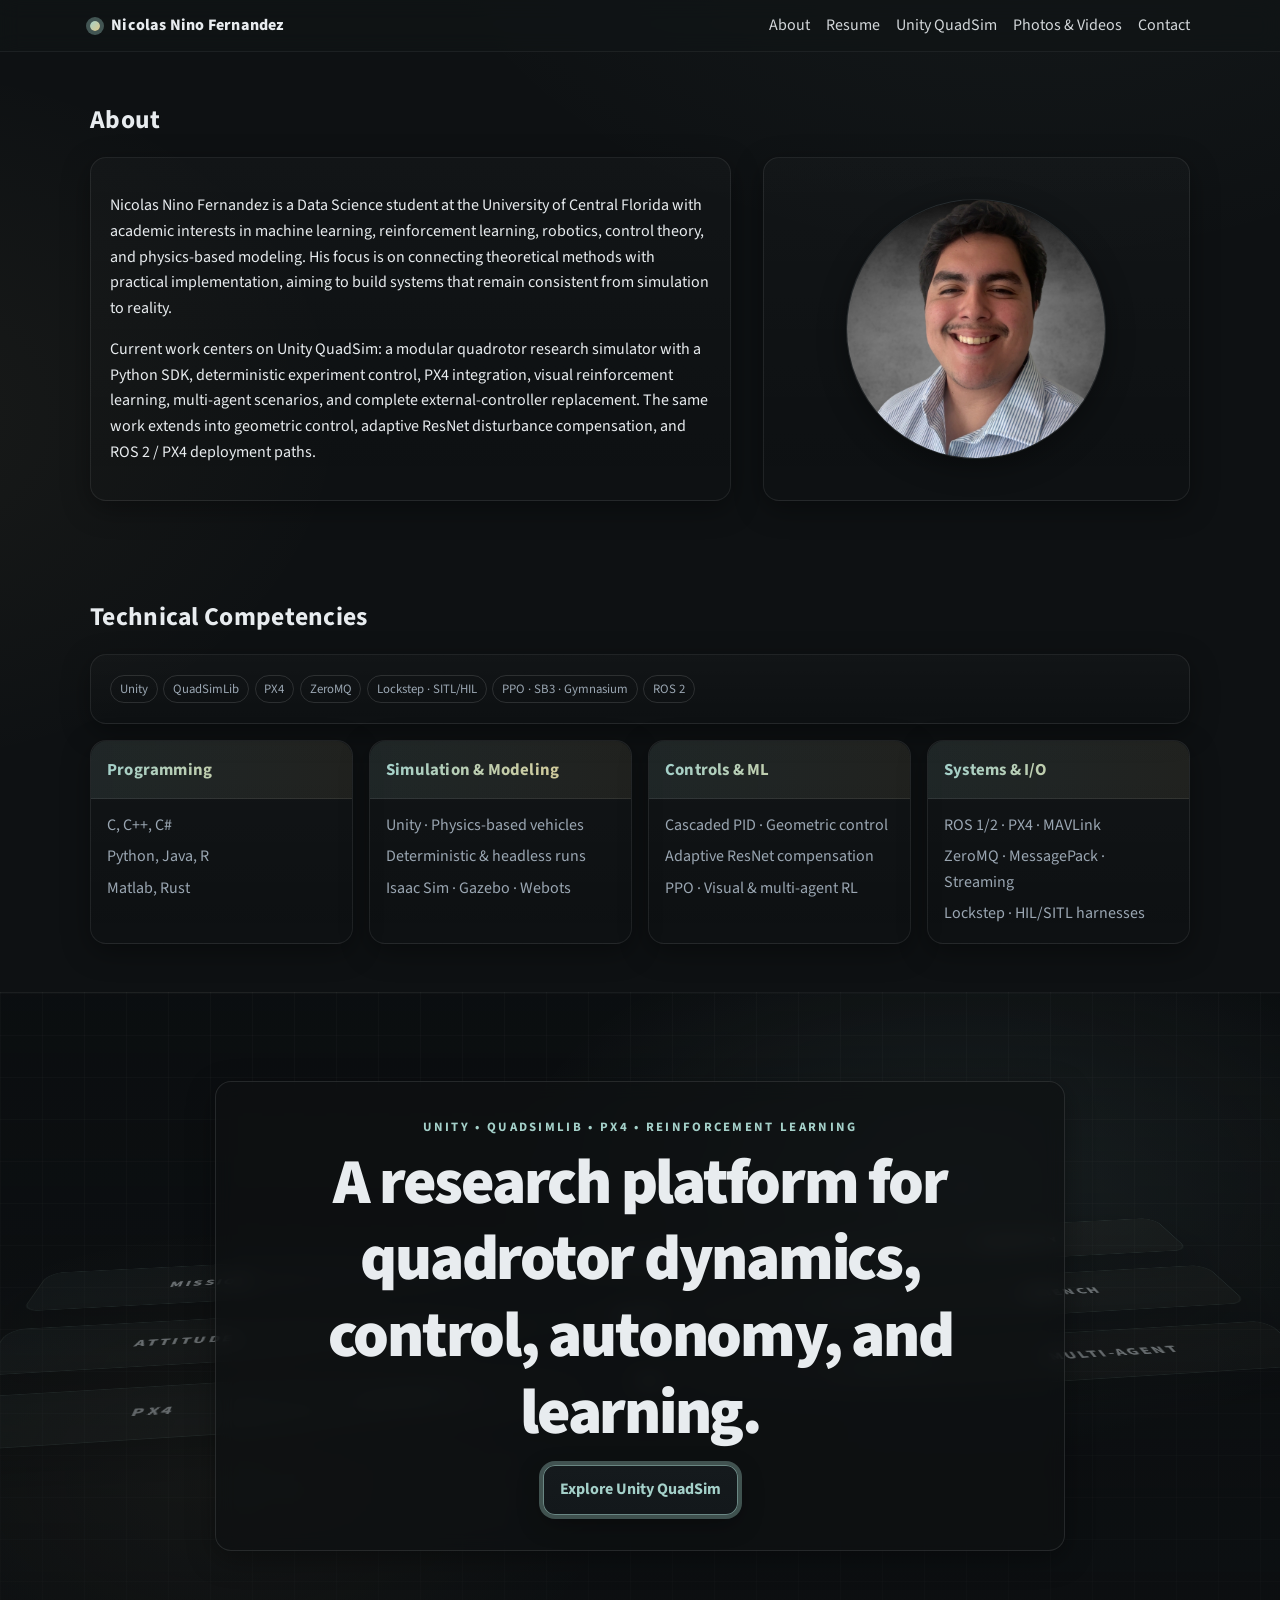
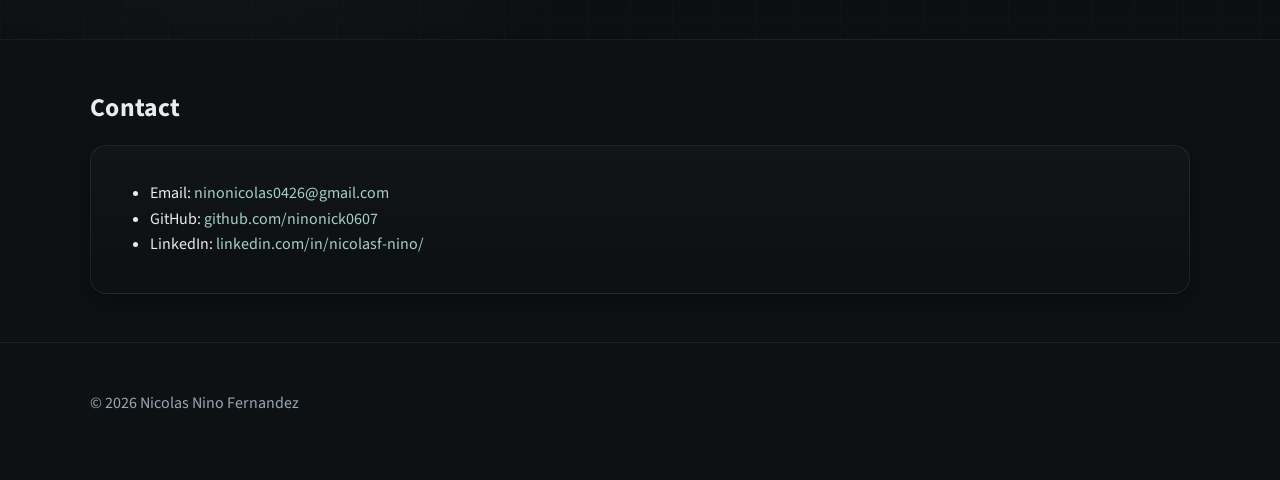
<file: index.html>
<!DOCTYPE html>
<html lang="en">
<head>
  <meta charset="utf-8" />
  <meta name="viewport" content="width=device-width, initial-scale=1" />
  <title>Nicolas Nino Fernandez — Drone Simulation, Controls &amp; Learning</title>
  <meta name="description" content="Portfolio of Nicolas Nino Fernandez — simulation and controls work spanning Unity QuadSim, PX4, reinforcement learning, external controllers, and sim-to-real research." />
  <meta property="og:type" content="website" />
  <meta property="og:title" content="Nicolas Nino Fernandez — QuadSim, Controls &amp; Learning" />
  <meta property="og:description" content="Unity QuadSim, PX4, reinforcement learning, multi-agent simulation, and complete external-controller replacement." />
  <meta property="og:url" content="https://ninonick0607.github.io/" />
  <meta property="og:image" content="https://ninonick0607.github.io/assets/img/quadsim-og.png" />
  <meta property="og:image:width" content="1200" />
  <meta property="og:image:height" content="630" />
  <meta name="twitter:card" content="summary_large_image" />
  <meta name="twitter:image" content="https://ninonick0607.github.io/assets/img/quadsim-og.png" />
  <link rel="preconnect" href="https://fonts.googleapis.com">
  <link rel="preconnect" href="https://fonts.gstatic.com" crossorigin>
  <link href="https://fonts.googleapis.com/css2?family=Source+Sans+3:wght@300;400;600;700;900&display=swap" rel="stylesheet">
  <link rel="stylesheet" href="assets/style.css" />
</head>
<body>
  <!-- Sticky nav -->
  <header class="nav">
    <div class="container nav-inner">
      <div class="brand"><span class="dot"></span> <span>Nicolas Nino Fernandez</span></div>
      <nav class="nav-links">
        <a href="#about">About</a>
        <a href="resume.html">Resume</a>
        <a href="projects.html">Unity QuadSim</a>
        <a href="media.html">Photos & Videos</a>
        <a href="#contact">Contact</a>
      </nav>
    </div>
  </header>

  <main class="container">
    <!-- ABOUT -->
    <section id="about">
      <h2>About</h2>
      <div class="about">
        <div class="card">
          <p>
        Nicolas Nino Fernandez is a Data Science student at the University of Central Florida with academic interests in machine learning, reinforcement learning, robotics, control theory, and physics-based modeling. His focus is on connecting theoretical methods with practical implementation, aiming to build systems that remain consistent from simulation to reality.  
      </p>
      <p>
        Current work centers on Unity QuadSim: a modular quadrotor research simulator with a Python SDK, deterministic experiment control, PX4 integration, visual reinforcement learning, multi-agent scenarios, and complete external-controller replacement. The same work extends into geometric control, adaptive ResNet disturbance compensation, and ROS 2 / PX4 deployment paths.
      </p>
        </div>
        <div class="card headshot-card">
          <div class="headshot">
            <img src="assets/img/headshot.jpg" alt="Headshot of Nicolas Nino"/>
          </div>
        </div>
      </div>
    </section>

    <!-- TECHNICAL COMPETENCIES (CARD GRID) -->
    <section id="competencies">
      <h2>Technical Competencies</h2>

      <div class="badges card" style="margin-bottom:1rem">
        <span class="badge">Unity</span>
        <span class="badge">QuadSimLib</span>
        <span class="badge">PX4</span>
        <span class="badge">ZeroMQ</span>
        <span class="badge">Lockstep · SITL/HIL</span>
        <span class="badge">PPO · SB3 · Gymnasium</span>
        <span class="badge">ROS 2</span>
      </div>

      <div class="comp-cards">
        <article class="comp-card">
          <header class="comp-card__head"><h3>Programming</h3></header>
          <ul class="comp-card__list">
            <li>C, C++, C#</li>
            <li>Python, Java, R</li>
            <li>Matlab, Rust</li>
          </ul>
        </article>

        <article class="comp-card">
          <header class="comp-card__head"><h3>Simulation & Modeling</h3></header>
          <ul class="comp-card__list">
            <li>Unity · Physics-based vehicles</li>
            <li>Deterministic &amp; headless runs</li>
            <li>Isaac Sim · Gazebo · Webots</li>
          </ul>
        </article>

        <article class="comp-card">
          <header class="comp-card__head"><h3>Controls & ML</h3></header>
          <ul class="comp-card__list">
            <li>Cascaded PID · Geometric control</li>
            <li>Adaptive ResNet compensation</li>
            <li>PPO · Visual &amp; multi-agent RL</li>
          </ul>
        </article>

        <article class="comp-card">
          <header class="comp-card__head"><h3>Systems & I/O</h3></header>
          <ul class="comp-card__list">
            <li>ROS 1/2 · PX4 · MAVLink</li>
            <li>ZeroMQ · MessagePack · Streaming</li>
            <li>Lockstep · HIL/SITL harnesses</li>
          </ul>
        </article>
      </div>
    </section>
  </main>

  <!-- QuadSim project band -->
  <section class="immersive immersive--system">
    <div class="immersive-system" aria-hidden="true">
      <div class="immersive-system__rail"><span>MISSION</span><i></i><span>POSITION</span><i></i><span>VELOCITY</span></div>
      <div class="immersive-system__rail"><span>ATTITUDE</span><i></i><span>RATE</span><i></i><span>WRENCH</span></div>
      <div class="immersive-system__rail"><span>PX4</span><i></i><span>RL</span><i></i><span>MULTI-AGENT</span></div>
    </div>
    <div class="immersive__overlay">
      <div class="immersive__text">
        <div class="kicker">Unity • QuadSimLib • PX4 • Reinforcement Learning</div>
        <h1 class="tagline">A research platform for quadrotor dynamics, control, autonomy, and learning.</h1>
        <a class="btn primary immersive__cta" href="projects.html">Explore Unity QuadSim</a>
      </div>
    </div>
  </section>

  

  <main class="container">
    <!-- CONTACT -->
    <section id="contact">
      <h2>Contact</h2>
      <div class="card">
        <ul>
          <li>Email: <a href="mailto:ninonicolas0426@gmail.com">ninonicolas0426@gmail.com</a></li>
          <li>GitHub: <a href="https://github.com/ninonick0607" target="_blank" rel="noopener">github.com/ninonick0607</a></li>
          <li>LinkedIn: <a href="https://www.linkedin.com/in/nicolasf-nino/" target="_blank" rel="noopener">linkedin.com/in/nicolasf-nino/</a></li>
        </ul>
      </div>
    </section>
  </main>

  <footer>
    <div class="container">© <span id="y"></span> Nicolas Nino Fernandez</div>
  </footer>

  <script src="assets/script.js"></script>
</body>
</html>
</file>
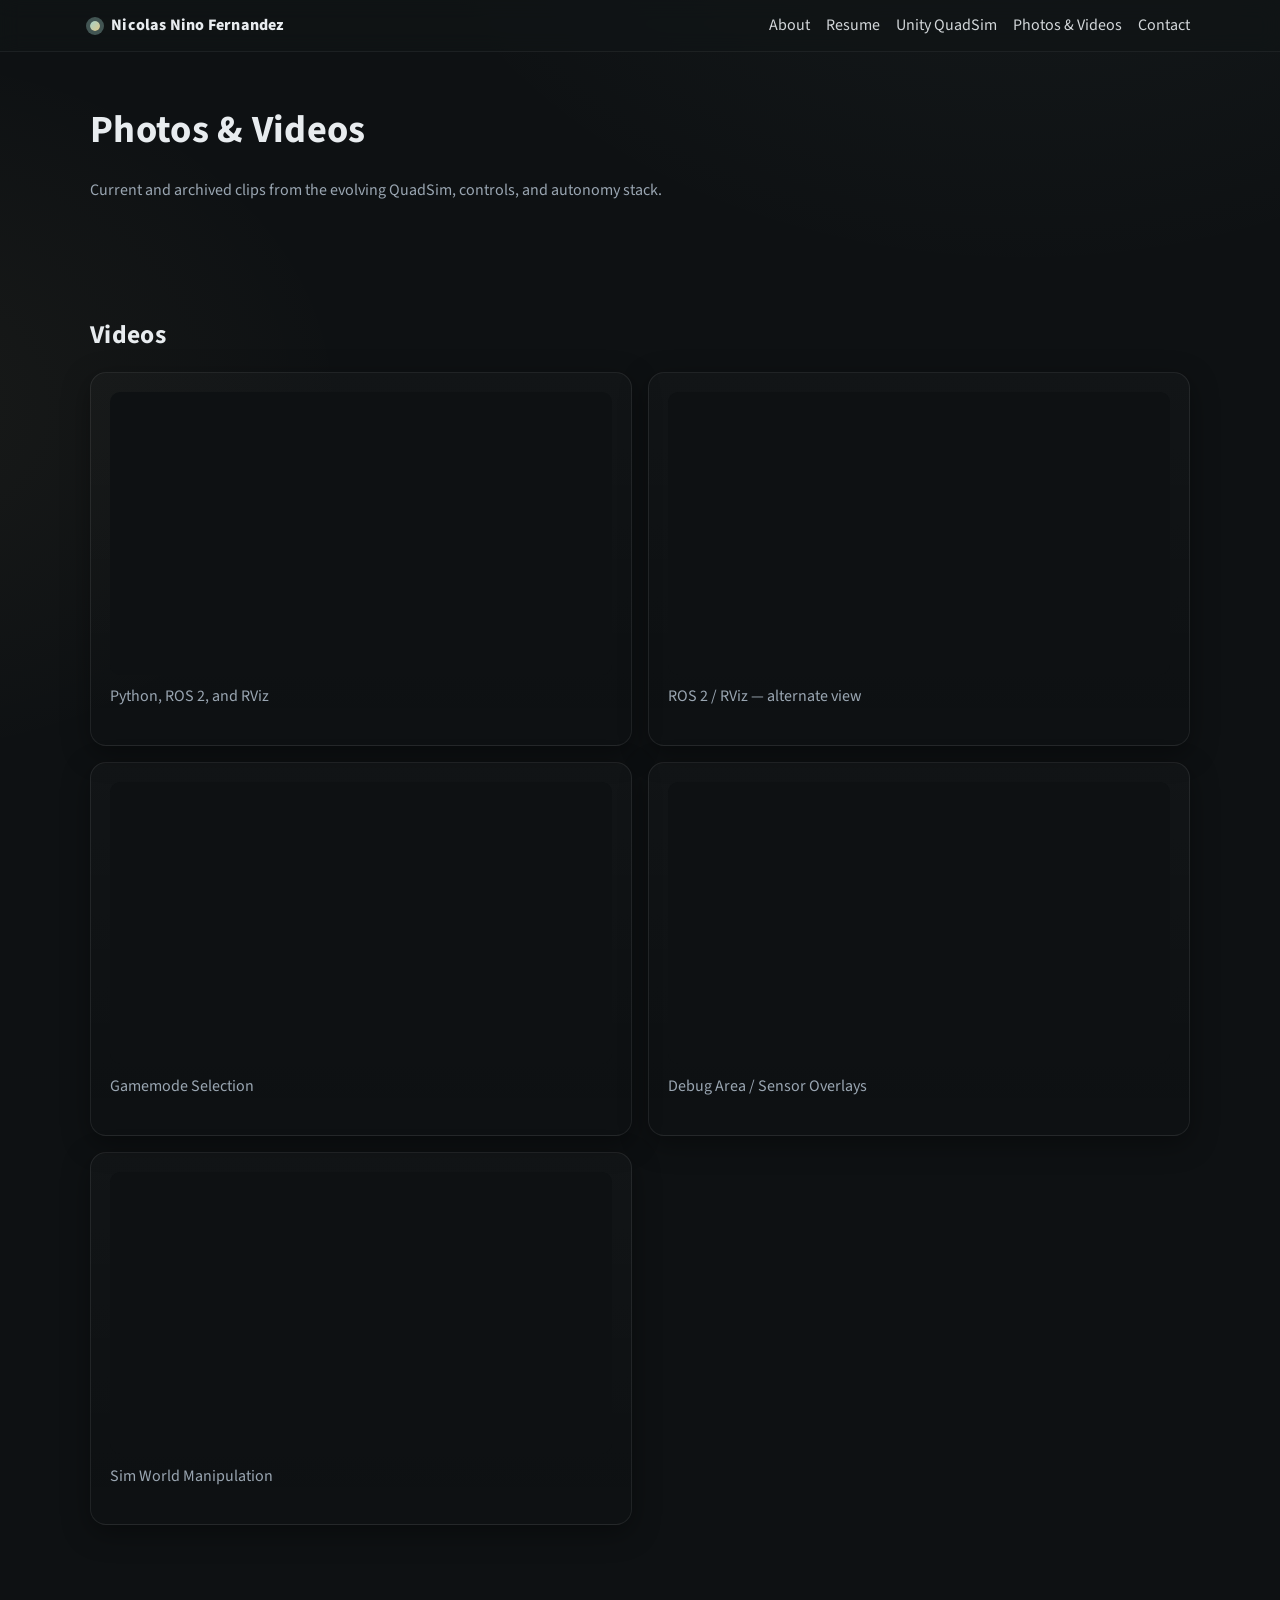
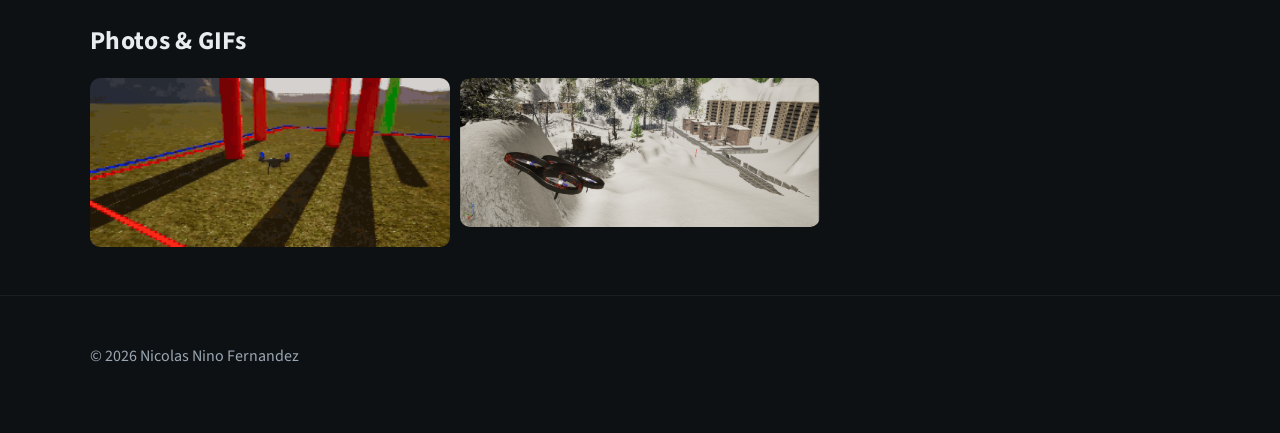
<file: media.html>
<!DOCTYPE html>
<html lang="en">
<head>
  <meta charset="utf-8" />
  <meta name="viewport" content="width=device-width, initial-scale=1" />
  <title>Photos & Videos — Nicolas Nino Fernandez</title>
  <meta name="description" content="Media gallery for Nicolas Nino Fernandez’s QuadSim, controls, and autonomy projects." />
  <link rel="preconnect" href="https://fonts.googleapis.com">
  <link rel="preconnect" href="https://fonts.gstatic.com" crossorigin>
  <link href="https://fonts.googleapis.com/css2?family=Source+Sans+3:wght@300;400;600;700;900&display=swap" rel="stylesheet">
  <link rel="stylesheet" href="assets/style.css" />
</head>
<body>
  <header class="nav">
    <div class="container nav-inner">
      <div class="brand"><span class="dot"></span> <span>Nicolas Nino Fernandez</span></div>
      <nav class="nav-links">
        <a href="index.html#about">About</a>
        <a href="resume.html">Resume</a>
        <a href="projects.html">Unity QuadSim</a>
        <a href="media.html">Photos & Videos</a>
        <a href="index.html#contact">Contact</a>
      </nav>
    </div>
  </header>

  <main class="container">
    <section>
      <h1>Photos & Videos</h1>
      <p class="subline">Current and archived clips from the evolving QuadSim, controls, and autonomy stack.</p>
    </section>

    <section>
      <h2>Videos</h2>
      <div class="grid" style="grid-template-columns:repeat(2,1fr); gap:1rem">
        <div class="card">
          <iframe class="feature__video" src="https://www.youtube.com/embed/r3Lv_NHnohc" title="Python, ROS 2, and RViz" allow="accelerometer; autoplay; clipboard-write; encrypted-media; gyroscope; picture-in-picture; web-share" allowfullscreen></iframe>
          <p class="subline">Python, ROS 2, and RViz</p>
        </div>
        <div class="card">
          <iframe class="feature__video" src="https://www.youtube.com/embed/OPRhFV7G6LY" title="ROS 2 / RViz alternate view" allow="accelerometer; autoplay; clipboard-write; encrypted-media; gyroscope; picture-in-picture; web-share" allowfullscreen></iframe>
          <p class="subline">ROS 2 / RViz — alternate view</p>
        </div>
        <div class="card">
          <iframe class="feature__video" src="https://www.youtube.com/embed/WqrMnsxLJ0M" title="Gamemode Selection" allow="accelerometer; autoplay; clipboard-write; encrypted-media; gyroscope; picture-in-picture; web-share" allowfullscreen></iframe>
          <p class="subline">Gamemode Selection</p>
        </div>
        <div class="card">
          <iframe class="feature__video" src="https://www.youtube.com/embed/vpfzer_iZkw" title="Debug Area / Sensor Overlays" allow="accelerometer; autoplay; clipboard-write; encrypted-media; gyroscope; picture-in-picture; web-share" allowfullscreen></iframe>
          <p class="subline">Debug Area / Sensor Overlays</p>
        </div>
        <div class="card">
          <iframe class="feature__video" src="https://www.youtube.com/embed/yFlgFvDDXzA" title="Sim World Manipulation" allow="accelerometer; autoplay; clipboard-write; encrypted-media; gyroscope; picture-in-picture; web-share" allowfullscreen></iframe>
          <p class="subline">Sim World Manipulation</p>
        </div>
      </div>
    </section>

    <section>
      <h2>Photos & GIFs</h2>
      <div class="gallery" style="margin-top:1rem">
        <img class="feature__image" src="assets/img/rl-1.gif" alt="RL training clip" onerror="this.style.display='none'">
        <img class="feature__image" src="assets/img/unreal-hero.jpg" alt="Early drone simulator environment" onerror="this.style.display='none'">
      </div>
    </section>
  </main>

  <footer>
    <div class="container">© <span id="y"></span> Nicolas Nino Fernandez</div>
  </footer>
  <script src="assets/script.js"></script>
</body>
</html>
</file>
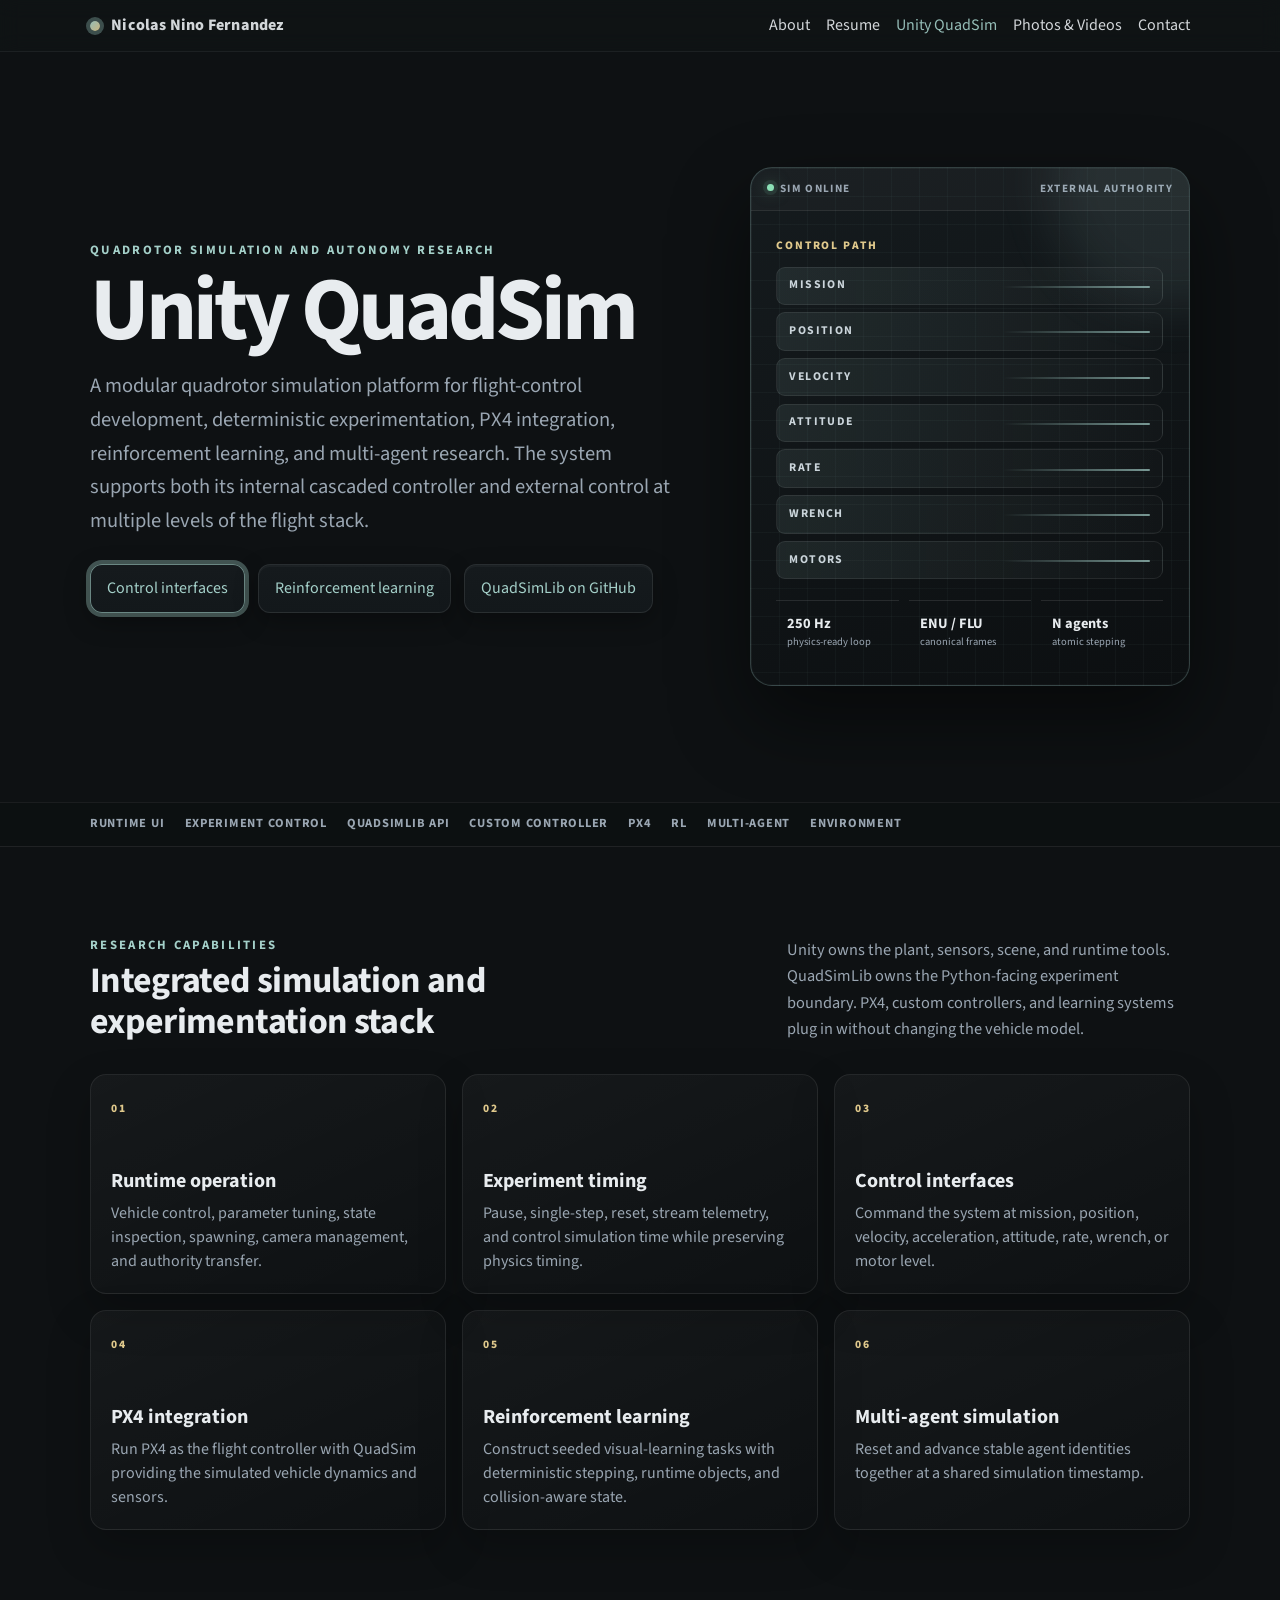
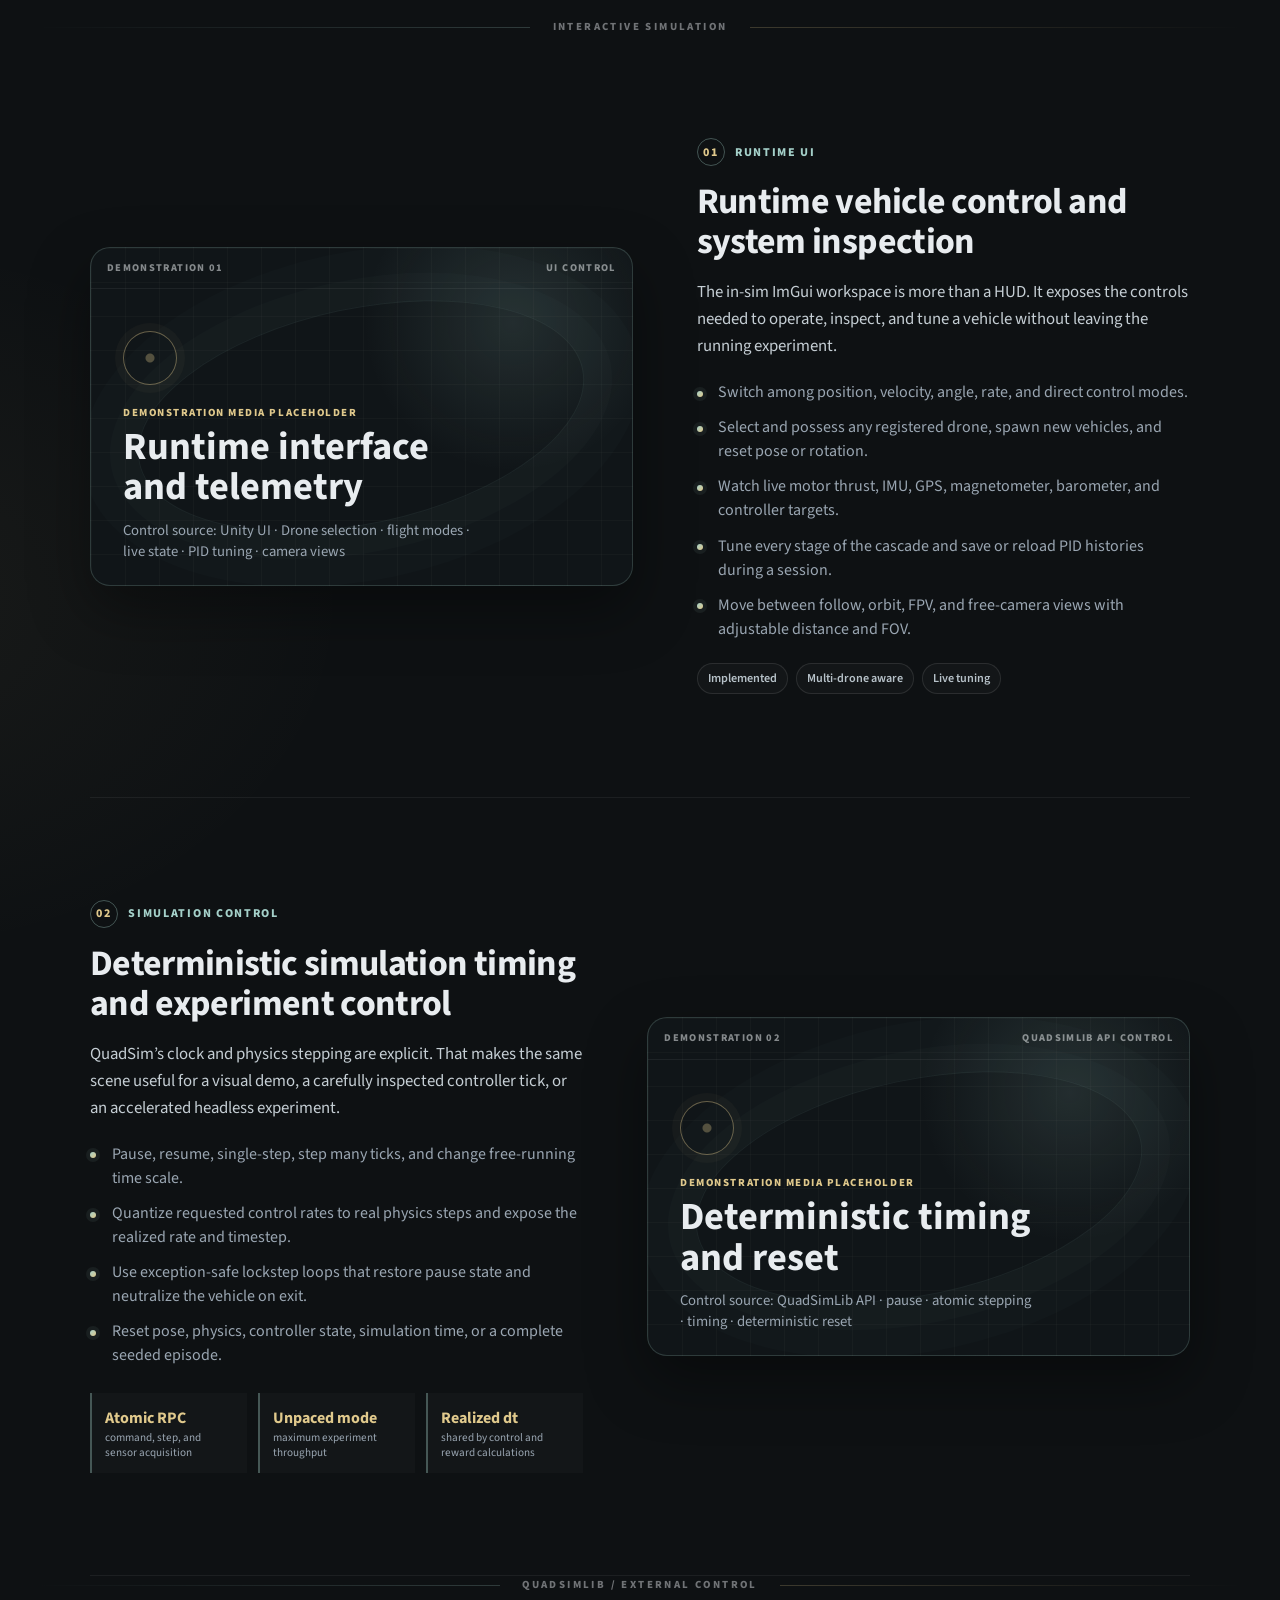
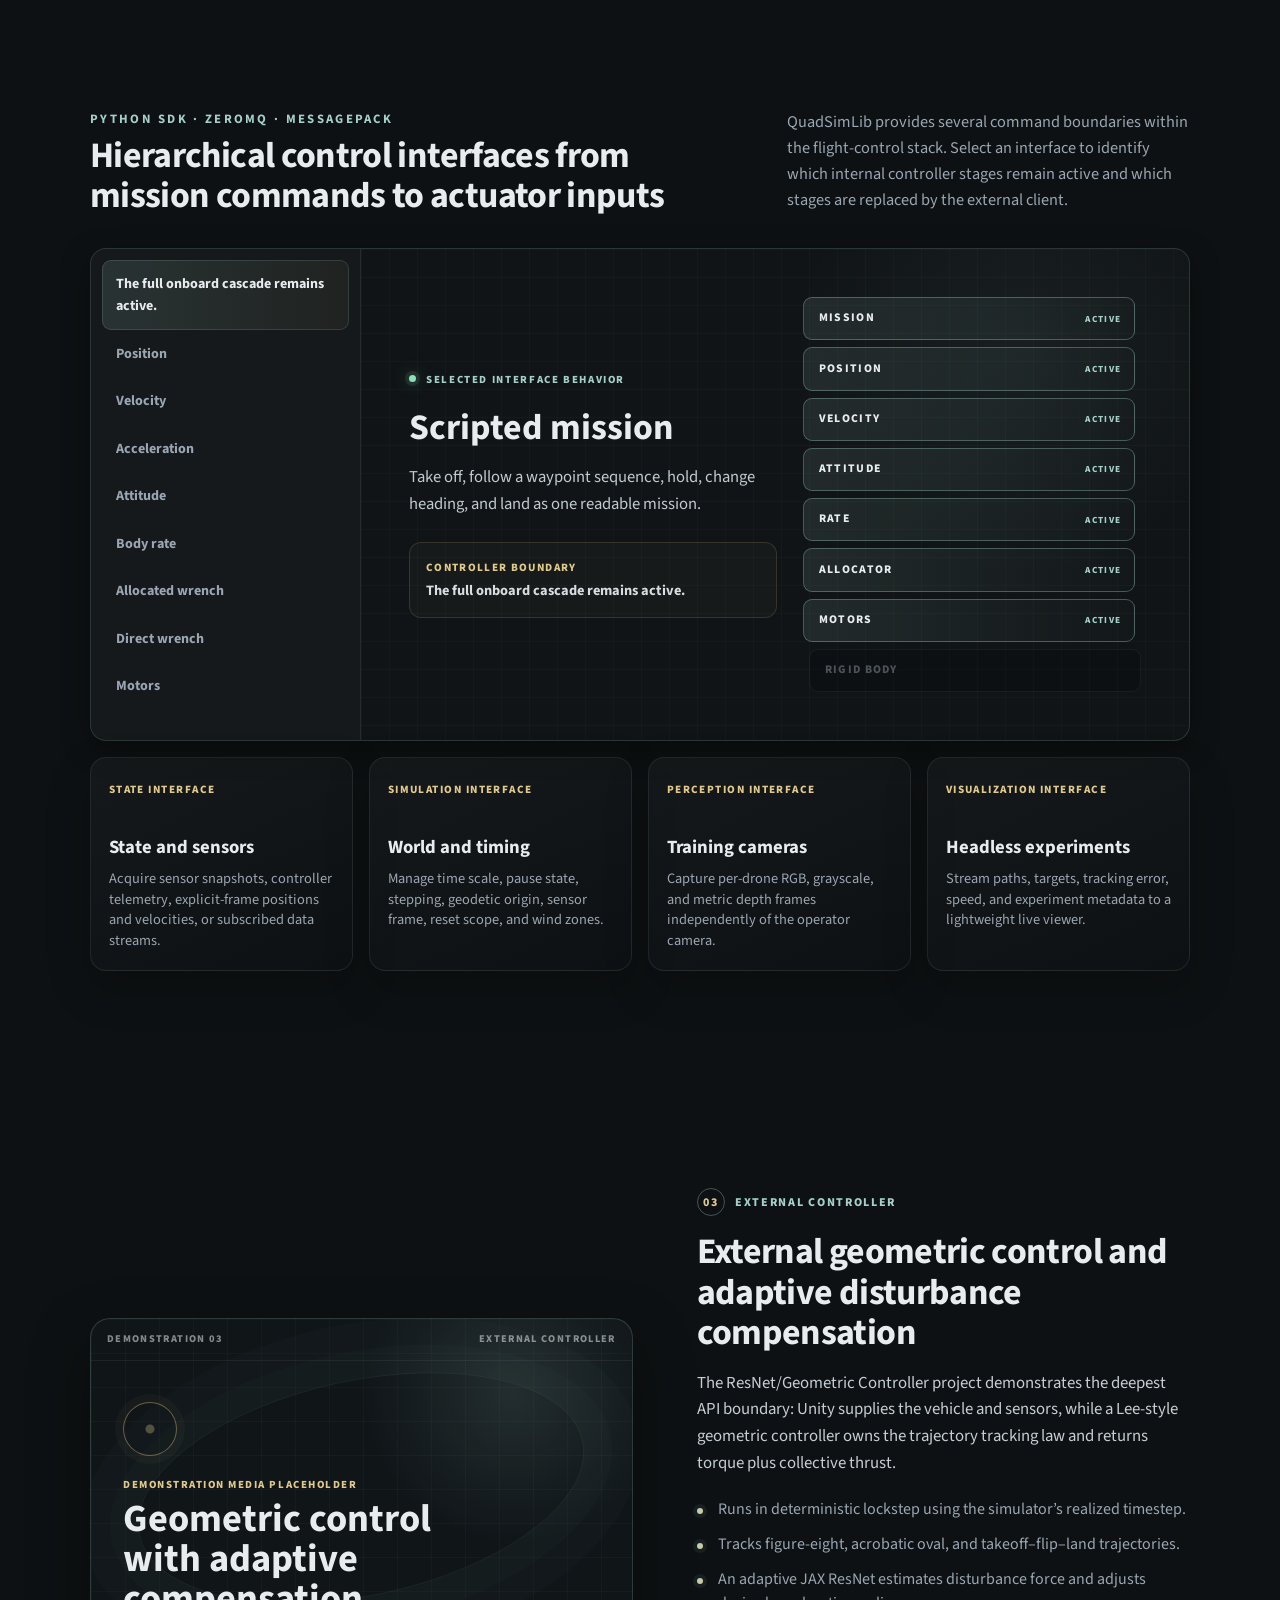
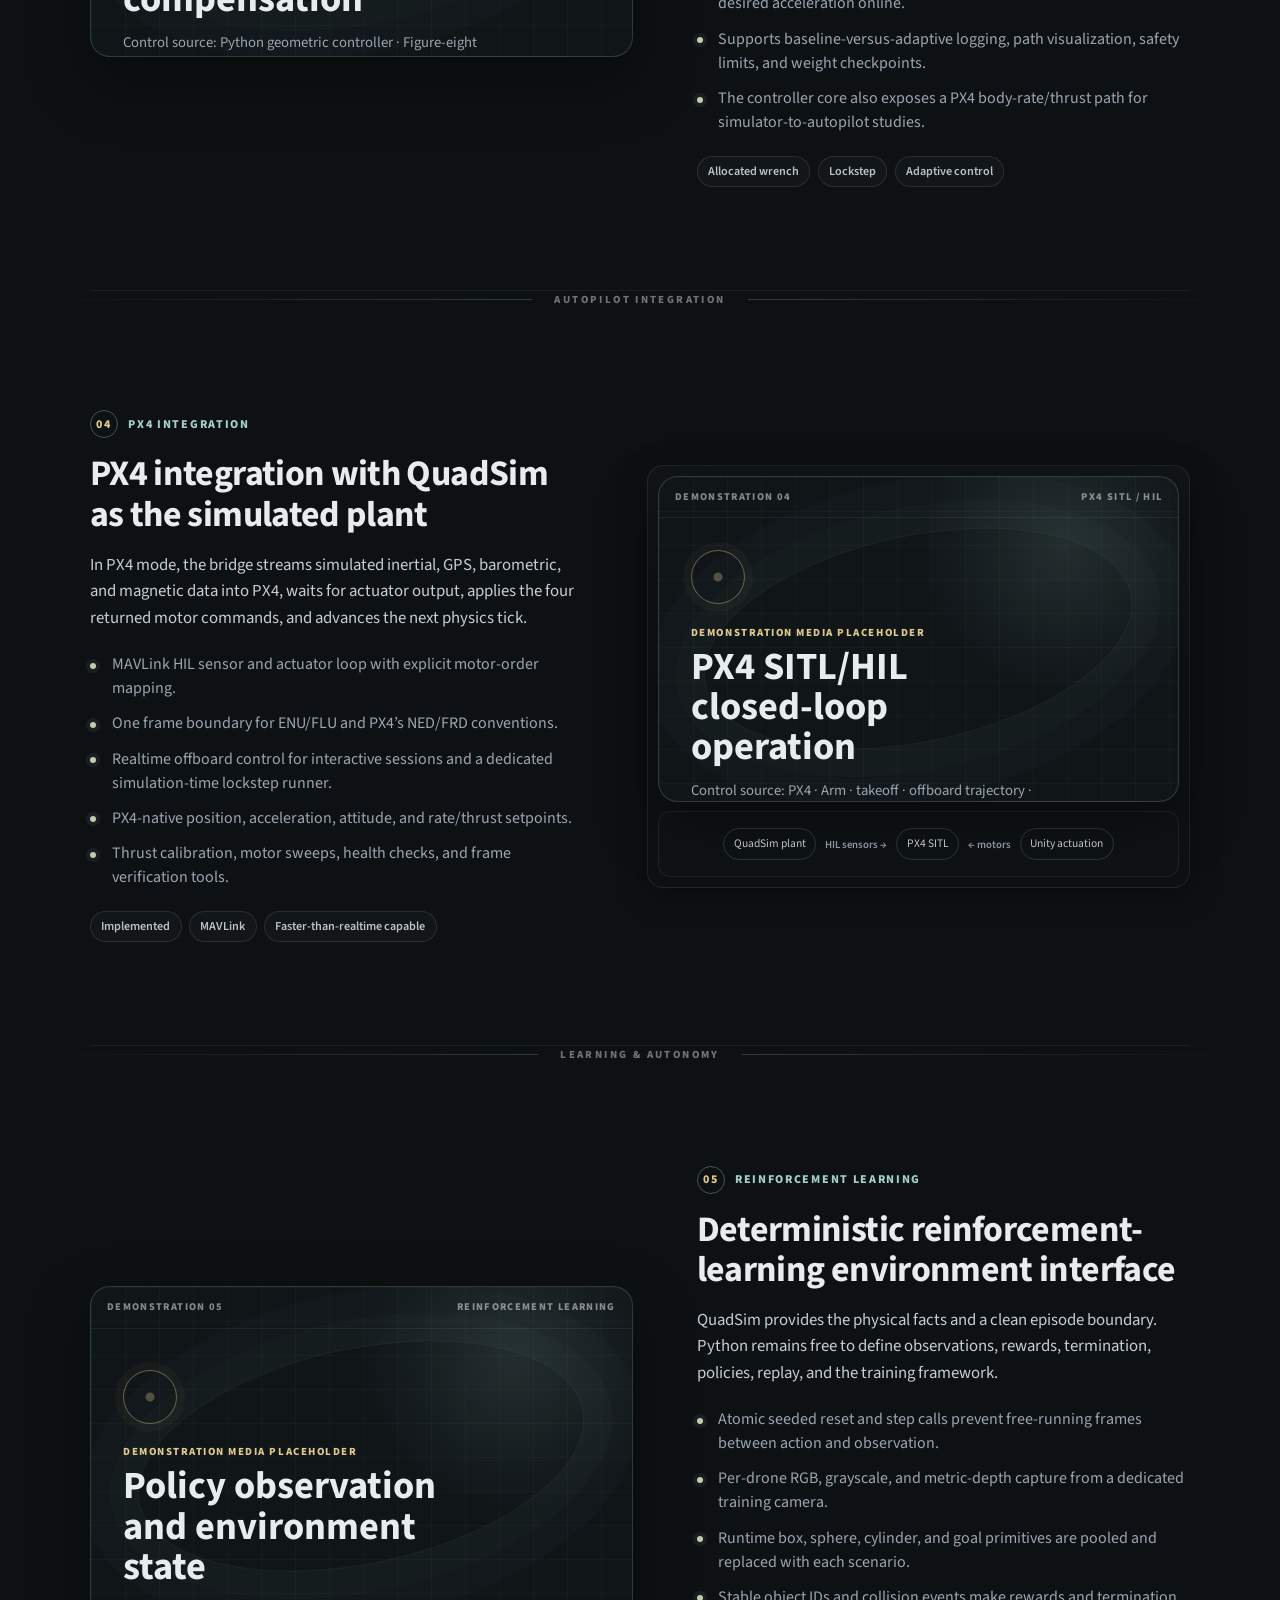
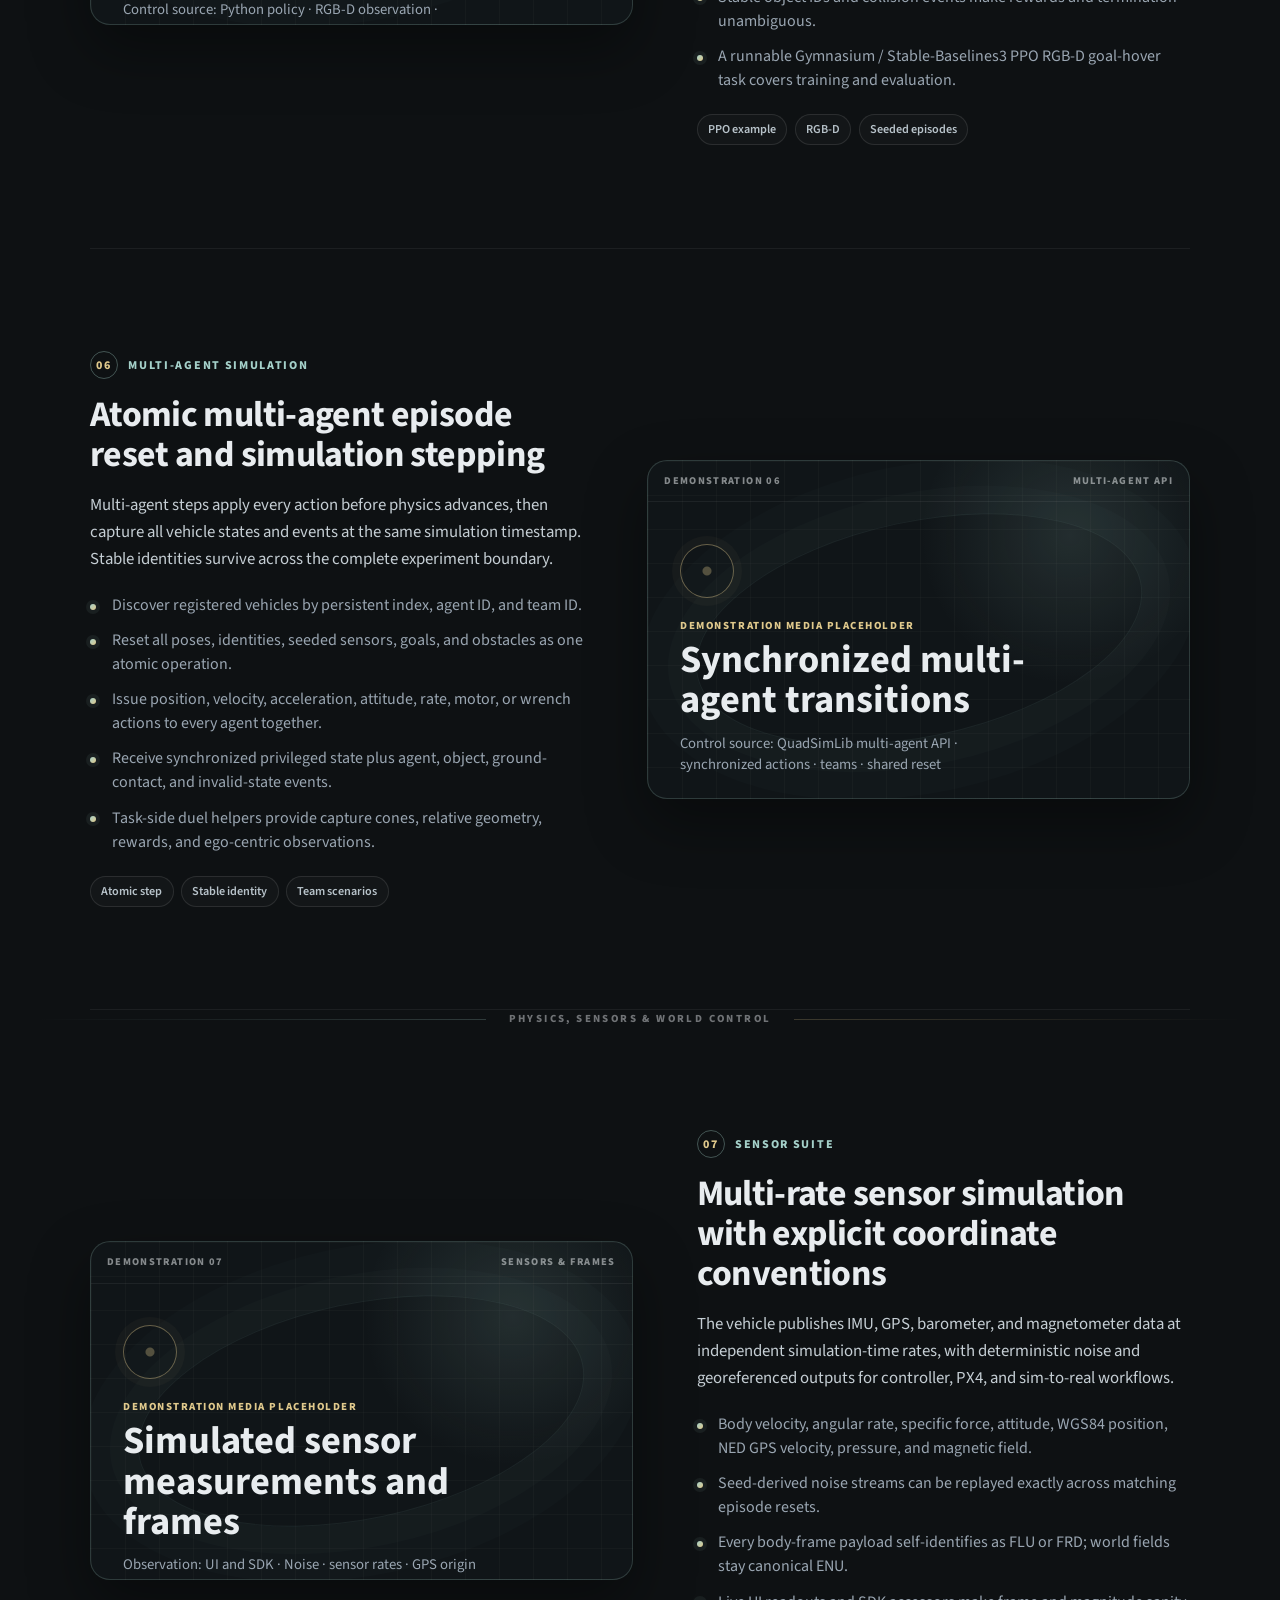
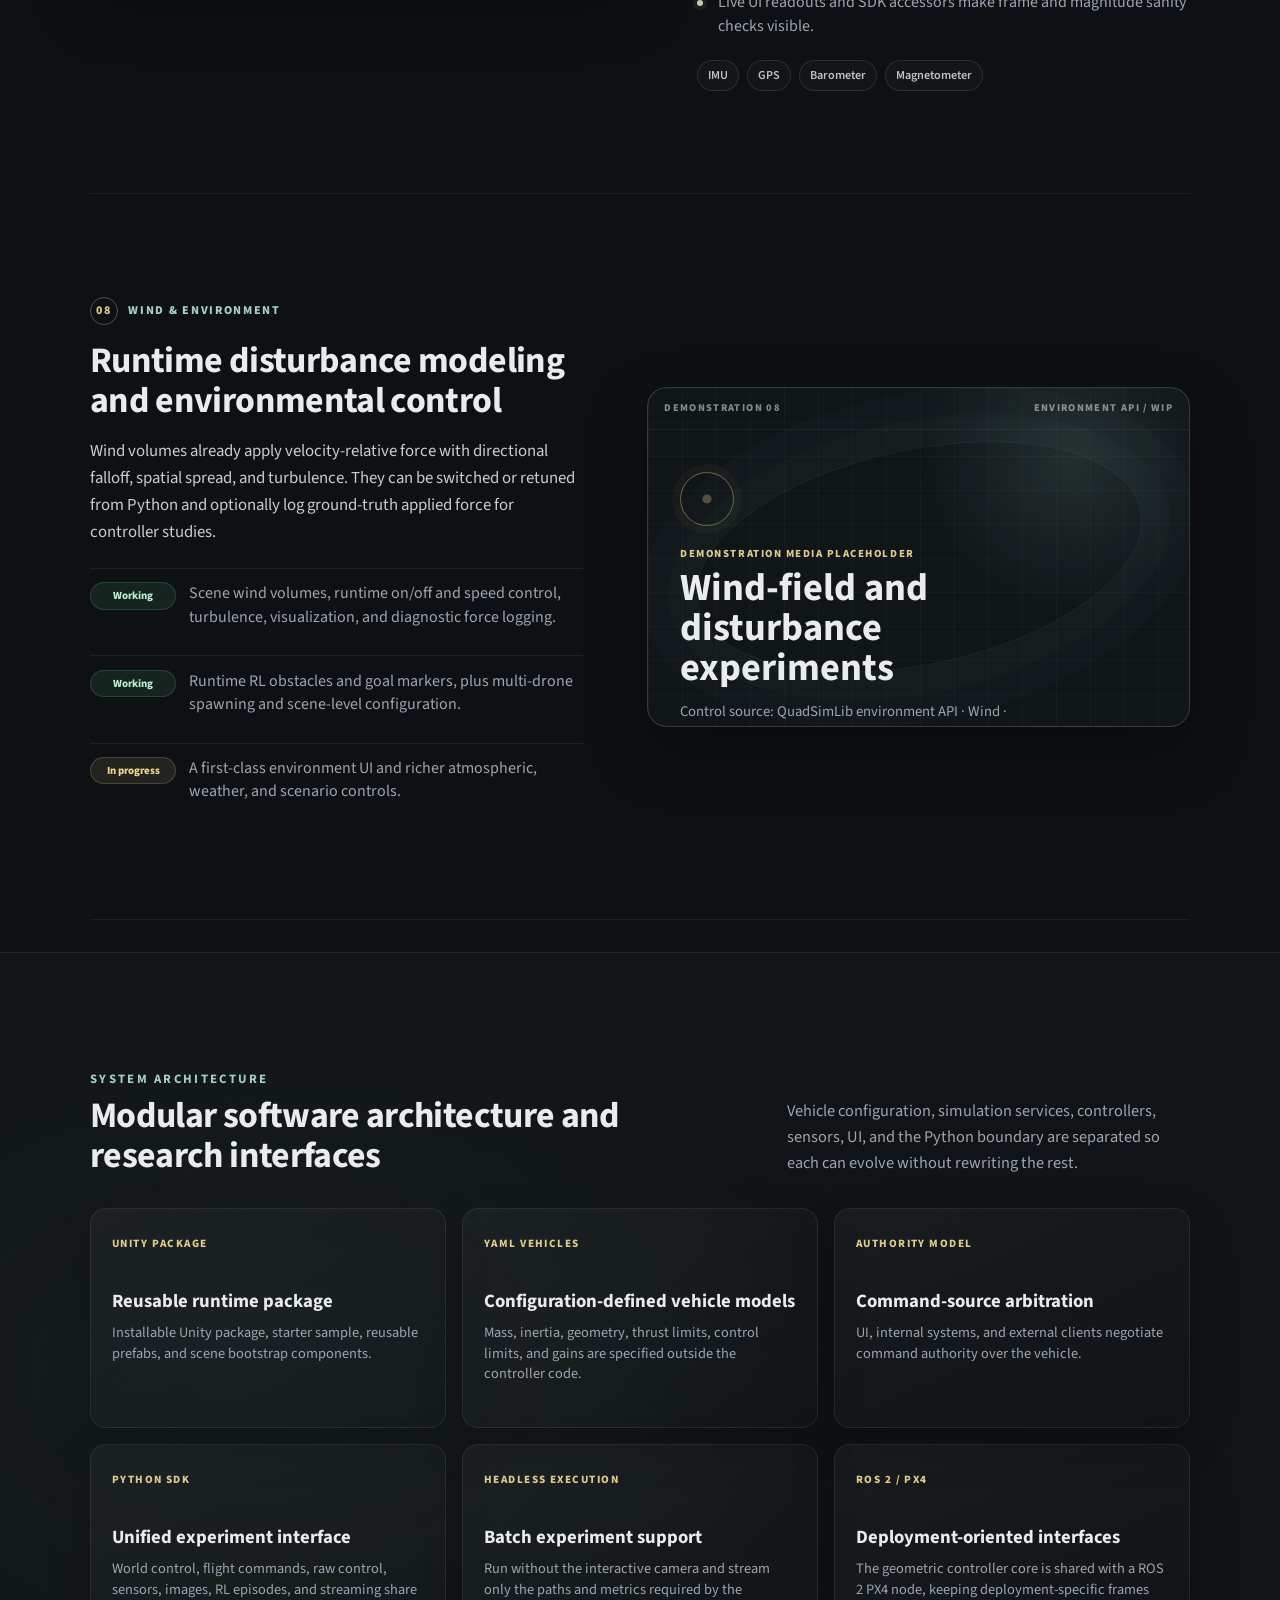
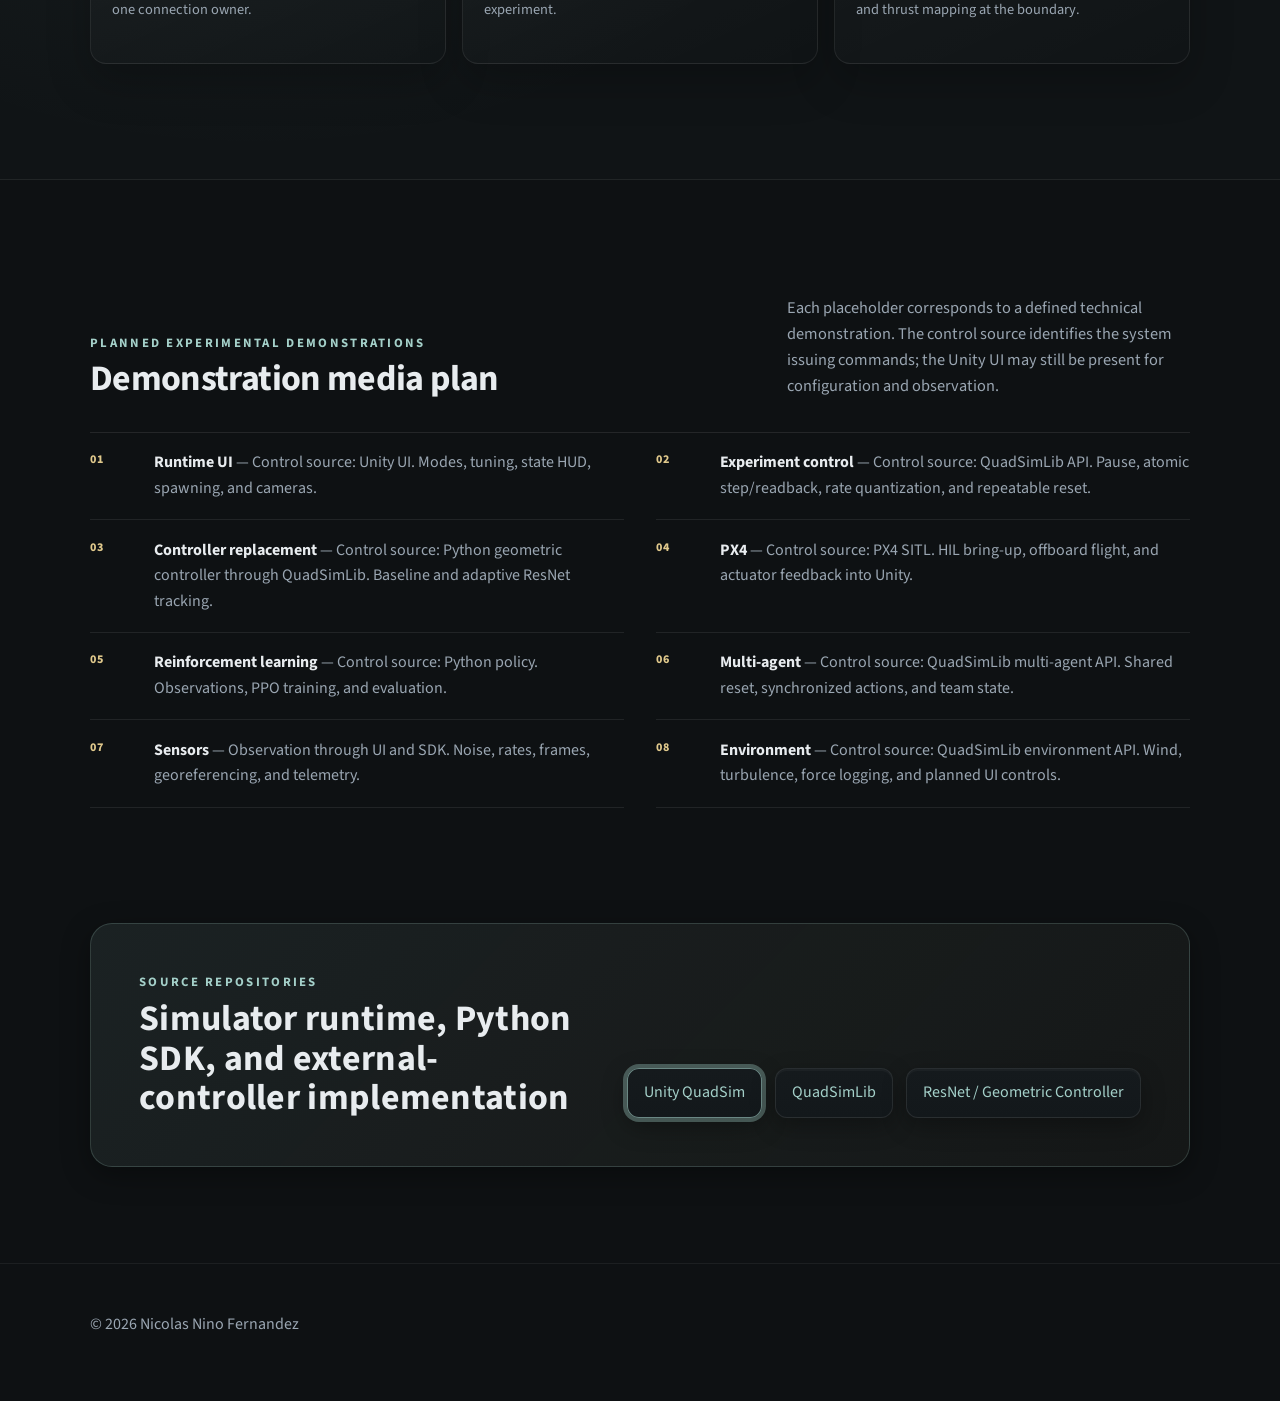
<file: projects.html>
<!DOCTYPE html>
<html lang="en">
<head>
  <meta charset="utf-8" />
  <meta name="viewport" content="width=device-width, initial-scale=1" />
  <title>Unity QuadSim — Nicolas Nino Fernandez</title>
  <meta name="description" content="A deep dive into Unity QuadSim and QuadSimLib: interactive simulation control, deterministic experiments, PX4, reinforcement learning, multi-agent scenarios, sensors, and complete external-controller replacement." />
  <meta property="og:type" content="website" />
  <meta property="og:title" content="Unity QuadSim" />
  <meta property="og:description" content="A Unity-based quadrotor research platform supporting hierarchical control, PX4 integration, reinforcement learning, and multi-agent experiments." />
  <meta property="og:url" content="https://ninonick0607.github.io/projects.html" />
  <meta property="og:image" content="https://ninonick0607.github.io/assets/img/quadsim-og.png" />
  <meta property="og:image:width" content="1200" />
  <meta property="og:image:height" content="630" />
  <meta name="twitter:card" content="summary_large_image" />
  <meta name="twitter:title" content="Unity QuadSim" />
  <meta name="twitter:description" content="Unity, PX4, reinforcement learning, multi-agent simulation, and full external-controller replacement." />
  <meta name="twitter:image" content="https://ninonick0607.github.io/assets/img/quadsim-og.png" />
  <link rel="preconnect" href="https://fonts.googleapis.com">
  <link rel="preconnect" href="https://fonts.gstatic.com" crossorigin>
  <link href="https://fonts.googleapis.com/css2?family=Source+Sans+3:wght@300;400;600;700;900&amp;display=swap" rel="stylesheet">
  <link rel="stylesheet" href="assets/style.css" />
</head>
<body>
  <header class="nav">
    <div class="container nav-inner">
      <a class="brand" href="index.html" aria-label="Nicolas Nino Fernandez home"><span class="dot"></span> <span>Nicolas Nino Fernandez</span></a>
      <nav class="nav-links" aria-label="Primary navigation">
        <a href="index.html#about">About</a>
        <a href="resume.html">Resume</a>
        <a href="projects.html" aria-current="page">Unity QuadSim</a>
        <a href="media.html">Photos &amp; Videos</a>
        <a href="index.html#contact">Contact</a>
      </nav>
    </div>
  </header>

  <main>
    <div class="container">
      <section class="project-intro" id="overview">
        <div class="project-intro__copy">
          <div class="kicker">Quadrotor simulation and autonomy research</div>
          <h1>Unity QuadSim</h1>
          <p class="project-lede">
            A modular quadrotor simulation platform for flight-control development, deterministic experimentation,
            PX4 integration, reinforcement learning, and multi-agent research. The system supports both its internal
            cascaded controller and external control at multiple levels of the flight stack.
          </p>
          <div class="cta">
            <a class="btn primary" href="#api">Control interfaces</a>
            <a class="btn" href="#rl">Reinforcement learning</a>
            <a class="btn" href="https://github.com/ninonick0607/QuadSimLib" target="_blank" rel="noopener">QuadSimLib on GitHub</a>
          </div>
        </div>

        <div class="project-console" aria-label="QuadSim capability summary">
          <div class="project-console__bar">
            <span><i class="status-dot is-live"></i>SIM ONLINE</span>
            <span>EXTERNAL AUTHORITY</span>
          </div>
          <div class="project-console__body">
            <p class="project-console__label">CONTROL PATH</p>
            <div class="console-stack">
              <span>MISSION</span><span>POSITION</span><span>VELOCITY</span><span>ATTITUDE</span><span>RATE</span><span>WRENCH</span><span>MOTORS</span>
            </div>
            <div class="console-readout">
              <div><strong>250 Hz</strong><span>physics-ready loop</span></div>
              <div><strong>ENU / FLU</strong><span>canonical frames</span></div>
              <div><strong>N agents</strong><span>atomic stepping</span></div>
            </div>
          </div>
        </div>
      </section>
    </div>

    <div class="project-nav-wrap">
      <nav class="container project-nav" aria-label="QuadSim page sections">
        <a href="#ui">Runtime UI</a>
        <a href="#experiments">Experiment control</a>
        <a href="#api">QuadSimLib API</a>
        <a href="#controller">Custom controller</a>
        <a href="#px4">PX4</a>
        <a href="#rl">RL</a>
        <a href="#multi-agent">Multi-agent</a>
        <a href="#environment">Environment</a>
      </nav>
    </div>

    <div class="container">
      <section class="capability-overview" aria-labelledby="capability-title">
        <div class="section-heading">
          <div>
            <div class="kicker">Research capabilities</div>
            <h2 id="capability-title">Integrated simulation and experimentation stack</h2>
          </div>
          <p>
            Unity owns the plant, sensors, scene, and runtime tools. QuadSimLib owns the Python-facing
            experiment boundary. PX4, custom controllers, and learning systems plug in without changing the vehicle model.
          </p>
        </div>

        <div class="capability-grid">
          <article class="capability-card"><span>01</span><h3>Runtime operation</h3><p>Vehicle control, parameter tuning, state inspection, spawning, camera management, and authority transfer.</p></article>
          <article class="capability-card"><span>02</span><h3>Experiment timing</h3><p>Pause, single-step, reset, stream telemetry, and control simulation time while preserving physics timing.</p></article>
          <article class="capability-card"><span>03</span><h3>Control interfaces</h3><p>Command the system at mission, position, velocity, acceleration, attitude, rate, wrench, or motor level.</p></article>
          <article class="capability-card"><span>04</span><h3>PX4 integration</h3><p>Run PX4 as the flight controller with QuadSim providing the simulated vehicle dynamics and sensors.</p></article>
          <article class="capability-card"><span>05</span><h3>Reinforcement learning</h3><p>Construct seeded visual-learning tasks with deterministic stepping, runtime objects, and collision-aware state.</p></article>
          <article class="capability-card"><span>06</span><h3>Multi-agent simulation</h3><p>Reset and advance stable agent identities together at a shared simulation timestamp.</p></article>
        </div>
      </section>
    </div>

    <div class="section-divider"><span>INTERACTIVE SIMULATION</span></div>

    <div class="container">
      <section class="feature feature--showcase" id="ui">
        <div class="feature__media demo-slot" data-video-slot="runtime-ui">
          <div class="demo-slot__chrome"><span>DEMONSTRATION 01</span><span>UI CONTROL</span></div>
          <div class="demo-slot__preview">
            <span class="demo-slot__eyebrow">Demonstration media placeholder</span>
            <strong>Runtime interface and telemetry</strong>
            <p>Control source: Unity UI · Drone selection · flight modes · live state · PID tuning · camera views</p>
          </div>
          <div class="demo-slot__meta"><span>16:9</span><span>Suggested: 45–60 sec</span></div>
        </div>
        <div class="feature__text">
          <div class="feature-label"><span>01</span> Runtime UI</div>
          <h2>Runtime vehicle control and system inspection</h2>
          <p>
            The in-sim ImGui workspace is more than a HUD. It exposes the controls needed to operate,
            inspect, and tune a vehicle without leaving the running experiment.
          </p>
          <ul class="feature__bullets">
            <li>Switch among position, velocity, angle, rate, and direct control modes.</li>
            <li>Select and possess any registered drone, spawn new vehicles, and reset pose or rotation.</li>
            <li>Watch live motor thrust, IMU, GPS, magnetometer, barometer, and controller targets.</li>
            <li>Tune every stage of the cascade and save or reload PID histories during a session.</li>
            <li>Move between follow, orbit, FPV, and free-camera views with adjustable distance and FOV.</li>
          </ul>
          <div class="feature-tags"><span>Implemented</span><span>Multi-drone aware</span><span>Live tuning</span></div>
        </div>
      </section>

      <section class="feature alt feature--showcase" id="experiments">
        <div class="feature__media demo-slot" data-video-slot="experiment-control">
          <div class="demo-slot__chrome"><span>DEMONSTRATION 02</span><span>QUADSIMLIB API CONTROL</span></div>
          <div class="demo-slot__preview">
            <span class="demo-slot__eyebrow">Demonstration media placeholder</span>
            <strong>Deterministic timing and reset</strong>
            <p>Control source: QuadSimLib API · pause · atomic stepping · timing · deterministic reset</p>
          </div>
          <div class="demo-slot__meta"><span>16:9</span><span>Suggested: 30–45 sec</span></div>
        </div>
        <div class="feature__text">
          <div class="feature-label"><span>02</span> Simulation control</div>
          <h2>Deterministic simulation timing and experiment control</h2>
          <p>
            QuadSim’s clock and physics stepping are explicit. That makes the same scene useful for a visual demo,
            a carefully inspected controller tick, or an accelerated headless experiment.
          </p>
          <ul class="feature__bullets">
            <li>Pause, resume, single-step, step many ticks, and change free-running time scale.</li>
            <li>Quantize requested control rates to real physics steps and expose the realized rate and timestep.</li>
            <li>Use exception-safe lockstep loops that restore pause state and neutralize the vehicle on exit.</li>
            <li>Reset pose, physics, controller state, simulation time, or a complete seeded episode.</li>
          </ul>
          <div class="metric-row">
            <div><strong>Atomic RPC</strong><span>command, step, and sensor acquisition</span></div>
            <div><strong>Unpaced mode</strong><span>maximum experiment throughput</span></div>
            <div><strong>Realized dt</strong><span>shared by control and reward calculations</span></div>
          </div>
        </div>
      </section>
    </div>

    <div class="section-divider"><span>QUADSIMLIB / EXTERNAL CONTROL</span></div>

    <div class="container">
      <section class="api-section" id="api">
        <div class="section-heading section-heading--api">
          <div>
            <div class="kicker">Python SDK · ZeroMQ · MessagePack</div>
            <h2>Hierarchical control interfaces from mission commands to actuator inputs</h2>
          </div>
          <p>
            QuadSimLib provides several command boundaries within the flight-control stack. Select an interface
            to identify which internal controller stages remain active and which stages are replaced by the external client.
          </p>
        </div>

        <div class="api-explorer card" data-api-explorer>
          <div class="api-explorer__tabs" role="tablist" aria-label="QuadSim control levels">
            <button class="api-tab is-active" type="button" role="tab" aria-selected="true" data-api-title="Scripted mission" data-api-output="Take off, follow a waypoint sequence, hold, change heading, and land as one readable mission." data-api-boundary="The full onboard cascade remains active." data-api-path="mission,position,velocity,attitude,rate,allocator,motors">Mission</button>
            <button class="api-tab" type="button" role="tab" aria-selected="false" data-api-title="Position command" data-api-output="Track a world-frame ENU waypoint and yaw target while the cascade closes every inner loop." data-api-boundary="Position is the outermost commanded stage." data-api-path="position,velocity,attitude,rate,allocator,motors">Position</button>
            <button class="api-tab" type="button" role="tab" aria-selected="false" data-api-title="Velocity command" data-api-output="Fly a commanded body-frame velocity and yaw rate—ideal for guidance laws and navigation policies." data-api-boundary="Position control is replaced; the stabilizing inner stack remains." data-api-path="velocity,attitude,rate,allocator,motors">Velocity</button>
            <button class="api-tab" type="button" role="tab" aria-selected="false" data-api-title="Acceleration command" data-api-output="Drive desired body acceleration and yaw rate directly from a policy or outer-loop controller." data-api-boundary="Guidance supplies acceleration; attitude, rate, and allocation stay onboard." data-api-path="attitude,rate,allocator,motors">Acceleration</button>
            <button class="api-tab" type="button" role="tab" aria-selected="false" data-api-title="Attitude command" data-api-output="Command roll, pitch, yaw rate, and vertical input for stabilized manual or custom attitude control." data-api-boundary="Outer translation loops are bypassed." data-api-path="attitude,rate,allocator,motors">Attitude</button>
            <button class="api-tab" type="button" role="tab" aria-selected="false" data-api-title="Body-rate command" data-api-output="Command roll, pitch, and yaw rates with thrust at the inner-loop boundary." data-api-boundary="Only rate control and downstream actuation remain onboard." data-api-path="rate,allocator,motors">Body rate</button>
            <button class="api-tab" type="button" role="tab" aria-selected="false" data-api-title="Allocated wrench" data-api-output="Send body torque and collective thrust through the real mixer and motor feasibility limits." data-api-boundary="The complete cascaded controller is replaced; allocation and motor dynamics remain." data-api-path="allocator,motors">Allocated wrench</button>
            <button class="api-tab" type="button" role="tab" aria-selected="false" data-api-title="Direct wrench" data-api-output="Apply body torque and thrust directly to the rigid body for idealized controller validation." data-api-boundary="Cascade, allocator, and motor model are bypassed to isolate controller mathematics." data-api-path="rigidbody">Direct wrench</button>
            <button class="api-tab" type="button" role="tab" aria-selected="false" data-api-title="Motor passthrough" data-api-output="Drive front-left, front-right, back-left, and back-right motor fractions independently." data-api-boundary="Every onboard controller stage is replaced; only the actuation model remains." data-api-path="motors">Motors</button>
          </div>

          <div class="api-explorer__display">
            <div class="api-output">
              <div class="api-output__status"><i class="status-dot is-live"></i> SELECTED INTERFACE BEHAVIOR</div>
              <h3 data-api-output-title>Scripted mission</h3>
              <p data-api-output-copy>Take off, follow a waypoint sequence, hold, change heading, and land as one readable mission.</p>
              <div class="api-boundary">
                <span>Controller boundary</span>
                <strong data-api-boundary>The full onboard cascade remains active.</strong>
              </div>
            </div>

            <div class="control-stack" aria-label="Active control stack for selected command level">
              <span data-stage="mission">Mission</span>
              <span data-stage="position">Position</span>
              <span data-stage="velocity">Velocity</span>
              <span data-stage="attitude">Attitude</span>
              <span data-stage="rate">Rate</span>
              <span data-stage="allocator">Allocator</span>
              <span data-stage="motors">Motors</span>
              <span data-stage="rigidbody">Rigid body</span>
            </div>
          </div>
        </div>

        <div class="api-support-grid">
          <article><span>State interface</span><h3>State and sensors</h3><p>Acquire sensor snapshots, controller telemetry, explicit-frame positions and velocities, or subscribed data streams.</p></article>
          <article><span>Simulation interface</span><h3>World and timing</h3><p>Manage time scale, pause state, stepping, geodetic origin, sensor frame, reset scope, and wind zones.</p></article>
          <article><span>Perception interface</span><h3>Training cameras</h3><p>Capture per-drone RGB, grayscale, and metric depth frames independently of the operator camera.</p></article>
          <article><span>Visualization interface</span><h3>Headless experiments</h3><p>Stream paths, targets, tracking error, speed, and experiment metadata to a lightweight live viewer.</p></article>
        </div>
      </section>

      <section class="feature feature--showcase" id="controller">
        <div class="feature__media demo-slot" data-video-slot="geometric-resnet">
          <div class="demo-slot__chrome"><span>DEMONSTRATION 03</span><span>EXTERNAL CONTROLLER</span></div>
          <div class="demo-slot__preview demo-slot__preview--trace">
            <span class="demo-slot__eyebrow">Demonstration media placeholder</span>
            <strong>Geometric control with adaptive compensation</strong>
            <p>Control source: Python geometric controller · Figure-eight tracking · wrench control · wind comparison</p>
          </div>
          <div class="demo-slot__meta"><span>16:9</span><span>Suggested: 60–90 sec</span></div>
        </div>
        <div class="feature__text">
          <div class="feature-label"><span>03</span> External controller</div>
          <h2>External geometric control and adaptive disturbance compensation</h2>
          <p>
            The ResNet/Geometric Controller project demonstrates the deepest API boundary: Unity supplies the
            vehicle and sensors, while a Lee-style geometric controller owns the trajectory tracking law and returns torque plus collective thrust.
          </p>
          <ul class="feature__bullets">
            <li>Runs in deterministic lockstep using the simulator’s realized timestep.</li>
            <li>Tracks figure-eight, acrobatic oval, and takeoff–flip–land trajectories.</li>
            <li>An adaptive JAX ResNet estimates disturbance force and adjusts desired acceleration online.</li>
            <li>Supports baseline-versus-adaptive logging, path visualization, safety limits, and weight checkpoints.</li>
            <li>The controller core also exposes a PX4 body-rate/thrust path for simulator-to-autopilot studies.</li>
          </ul>
          <div class="feature-tags"><span>Allocated wrench</span><span>Lockstep</span><span>Adaptive control</span></div>
        </div>
      </section>
    </div>

    <div class="section-divider"><span>AUTOPILOT INTEGRATION</span></div>

    <div class="container">
      <section class="feature alt feature--showcase" id="px4">
        <div class="feature__media">
          <div class="demo-slot" data-video-slot="px4">
            <div class="demo-slot__chrome"><span>DEMONSTRATION 04</span><span>PX4 SITL / HIL</span></div>
            <div class="demo-slot__preview">
              <span class="demo-slot__eyebrow">Demonstration media placeholder</span>
              <strong>PX4 SITL/HIL closed-loop operation</strong>
              <p>Control source: PX4 · Arm · takeoff · offboard trajectory · QGroundControl · motor return path</p>
            </div>
            <div class="demo-slot__meta"><span>16:9</span><span>Suggested: 60–90 sec</span></div>
          </div>
          <div class="system-flow" aria-label="PX4 integration flow">
            <span>QuadSim plant</span><b>HIL sensors →</b><span>PX4 SITL</span><b>← motors</b><span>Unity actuation</span>
          </div>
        </div>
        <div class="feature__text">
          <div class="feature-label"><span>04</span> PX4 integration</div>
          <h2>PX4 integration with QuadSim as the simulated plant</h2>
          <p>
            In PX4 mode, the bridge streams simulated inertial, GPS, barometric, and magnetic data into PX4,
            waits for actuator output, applies the four returned motor commands, and advances the next physics tick.
          </p>
          <ul class="feature__bullets">
            <li>MAVLink HIL sensor and actuator loop with explicit motor-order mapping.</li>
            <li>One frame boundary for ENU/FLU and PX4’s NED/FRD conventions.</li>
            <li>Realtime offboard control for interactive sessions and a dedicated simulation-time lockstep runner.</li>
            <li>PX4-native position, acceleration, attitude, and rate/thrust setpoints.</li>
            <li>Thrust calibration, motor sweeps, health checks, and frame verification tools.</li>
          </ul>
          <div class="feature-tags"><span>Implemented</span><span>MAVLink</span><span>Faster-than-realtime capable</span></div>
        </div>
      </section>
    </div>

    <div class="section-divider"><span>LEARNING &amp; AUTONOMY</span></div>

    <div class="container">
      <section class="feature feature--showcase" id="rl">
        <div class="feature__media demo-slot" data-video-slot="rl-training">
          <div class="demo-slot__chrome"><span>DEMONSTRATION 05</span><span>REINFORCEMENT LEARNING</span></div>
          <div class="demo-slot__preview demo-slot__preview--camera">
            <span class="demo-slot__eyebrow">Demonstration media placeholder</span>
            <strong>Policy observation and environment state</strong>
            <p>Control source: Python policy · RGB-D observation · seeded obstacles · PPO training · evaluation</p>
          </div>
          <div class="demo-slot__meta"><span>16:9</span><span>Suggested: 60–90 sec</span></div>
        </div>
        <div class="feature__text">
          <div class="feature-label"><span>05</span> Reinforcement learning</div>
          <h2>Deterministic reinforcement-learning environment interface</h2>
          <p>
            QuadSim provides the physical facts and a clean episode boundary. Python remains free to define observations,
            rewards, termination, policies, replay, and the training framework.
          </p>
          <ul class="feature__bullets">
            <li>Atomic seeded reset and step calls prevent free-running frames between action and observation.</li>
            <li>Per-drone RGB, grayscale, and metric-depth capture from a dedicated training camera.</li>
            <li>Runtime box, sphere, cylinder, and goal primitives are pooled and replaced with each scenario.</li>
            <li>Stable object IDs and collision events make rewards and termination unambiguous.</li>
            <li>A runnable Gymnasium / Stable-Baselines3 PPO RGB-D goal-hover task covers training and evaluation.</li>
          </ul>
          <div class="feature-tags"><span>PPO example</span><span>RGB-D</span><span>Seeded episodes</span></div>
        </div>
      </section>

      <section class="feature alt feature--showcase" id="multi-agent">
        <div class="feature__media demo-slot" data-video-slot="multi-agent">
          <div class="demo-slot__chrome"><span>DEMONSTRATION 06</span><span>MULTI-AGENT API</span></div>
          <div class="demo-slot__preview">
            <span class="demo-slot__eyebrow">Demonstration media placeholder</span>
            <strong>Synchronized multi-agent transitions</strong>
            <p>Control source: QuadSimLib multi-agent API · synchronized actions · teams · shared reset</p>
          </div>
          <div class="demo-slot__meta"><span>16:9</span><span>Suggested: 45–75 sec</span></div>
        </div>
        <div class="feature__text">
          <div class="feature-label"><span>06</span> Multi-agent simulation</div>
          <h2>Atomic multi-agent episode reset and simulation stepping</h2>
          <p>
            Multi-agent steps apply every action before physics advances, then capture all vehicle states and events
            at the same simulation timestamp. Stable identities survive across the complete experiment boundary.
          </p>
          <ul class="feature__bullets">
            <li>Discover registered vehicles by persistent index, agent ID, and team ID.</li>
            <li>Reset all poses, identities, seeded sensors, goals, and obstacles as one atomic operation.</li>
            <li>Issue position, velocity, acceleration, attitude, rate, motor, or wrench actions to every agent together.</li>
            <li>Receive synchronized privileged state plus agent, object, ground-contact, and invalid-state events.</li>
            <li>Task-side duel helpers provide capture cones, relative geometry, rewards, and ego-centric observations.</li>
          </ul>
          <div class="feature-tags"><span>Atomic step</span><span>Stable identity</span><span>Team scenarios</span></div>
        </div>
      </section>
    </div>

    <div class="section-divider"><span>PHYSICS, SENSORS &amp; WORLD CONTROL</span></div>

    <div class="container">
      <section class="feature feature--showcase" id="sensors">
        <div class="feature__media demo-slot" data-video-slot="sensors">
          <div class="demo-slot__chrome"><span>DEMONSTRATION 07</span><span>SENSORS &amp; FRAMES</span></div>
          <div class="demo-slot__preview demo-slot__preview--sensor">
            <span class="demo-slot__eyebrow">Demonstration media placeholder</span>
            <strong>Simulated sensor measurements and frames</strong>
            <p>Observation: UI and SDK · Noise · sensor rates · GPS origin · ENU/FLU and NED/FRD</p>
          </div>
          <div class="demo-slot__meta"><span>16:9</span><span>Suggested: 45–60 sec</span></div>
        </div>
        <div class="feature__text">
          <div class="feature-label"><span>07</span> Sensor suite</div>
          <h2>Multi-rate sensor simulation with explicit coordinate conventions</h2>
          <p>
            The vehicle publishes IMU, GPS, barometer, and magnetometer data at independent simulation-time rates,
            with deterministic noise and georeferenced outputs for controller, PX4, and sim-to-real workflows.
          </p>
          <ul class="feature__bullets">
            <li>Body velocity, angular rate, specific force, attitude, WGS84 position, NED GPS velocity, pressure, and magnetic field.</li>
            <li>Seed-derived noise streams can be replayed exactly across matching episode resets.</li>
            <li>Every body-frame payload self-identifies as FLU or FRD; world fields stay canonical ENU.</li>
            <li>Live UI readouts and SDK accessors make frame and magnitude sanity checks visible.</li>
          </ul>
          <div class="feature-tags"><span>IMU</span><span>GPS</span><span>Barometer</span><span>Magnetometer</span></div>
        </div>
      </section>

      <section class="feature alt feature--showcase" id="environment">
        <div class="feature__media demo-slot" data-video-slot="environment">
          <div class="demo-slot__chrome"><span>DEMONSTRATION 08</span><span>ENVIRONMENT API / WIP</span></div>
          <div class="demo-slot__preview demo-slot__preview--wind">
            <span class="demo-slot__eyebrow">Demonstration media placeholder</span>
            <strong>Wind-field and disturbance experiments</strong>
            <p>Control source: QuadSimLib environment API · Wind · turbulence · force log · planned UI</p>
          </div>
          <div class="demo-slot__meta"><span>16:9</span><span>Suggested: 45–60 sec</span></div>
        </div>
        <div class="feature__text">
          <div class="feature-label"><span>08</span> Wind &amp; environment</div>
          <h2>Runtime disturbance modeling and environmental control</h2>
          <p>
            Wind volumes already apply velocity-relative force with directional falloff, spatial spread, and turbulence.
            They can be switched or retuned from Python and optionally log ground-truth applied force for controller studies.
          </p>
          <div class="status-list">
            <div><span class="status-pill is-ready">Working</span><p>Scene wind volumes, runtime on/off and speed control, turbulence, visualization, and diagnostic force logging.</p></div>
            <div><span class="status-pill is-ready">Working</span><p>Runtime RL obstacles and goal markers, plus multi-drone spawning and scene-level configuration.</p></div>
            <div><span class="status-pill is-wip">In progress</span><p>A first-class environment UI and richer atmospheric, weather, and scenario controls.</p></div>
          </div>
        </div>
      </section>
    </div>

    <section class="architecture-band">
      <div class="container">
        <div class="section-heading">
          <div>
            <div class="kicker">System architecture</div>
            <h2>Modular software architecture and research interfaces</h2>
          </div>
          <p>Vehicle configuration, simulation services, controllers, sensors, UI, and the Python boundary are separated so each can evolve without rewriting the rest.</p>
        </div>
        <div class="architecture-grid">
          <article><span>Unity package</span><h3>Reusable runtime package</h3><p>Installable Unity package, starter sample, reusable prefabs, and scene bootstrap components.</p></article>
          <article><span>YAML vehicles</span><h3>Configuration-defined vehicle models</h3><p>Mass, inertia, geometry, thrust limits, control limits, and gains are specified outside the controller code.</p></article>
          <article><span>Authority model</span><h3>Command-source arbitration</h3><p>UI, internal systems, and external clients negotiate command authority over the vehicle.</p></article>
          <article><span>Python SDK</span><h3>Unified experiment interface</h3><p>World control, flight commands, raw control, sensors, images, RL episodes, and streaming share one connection owner.</p></article>
          <article><span>Headless execution</span><h3>Batch experiment support</h3><p>Run without the interactive camera and stream only the paths and metrics required by the experiment.</p></article>
          <article><span>ROS 2 / PX4</span><h3>Deployment-oriented interfaces</h3><p>The geometric controller core is shared with a ROS 2 PX4 node, keeping deployment-specific frames and thrust mapping at the boundary.</p></article>
        </div>
      </div>
    </section>

    <div class="container">
      <section class="media-plan" id="media-plan">
        <div class="section-heading">
          <div>
            <div class="kicker">Planned experimental demonstrations</div>
            <h2>Demonstration media plan</h2>
          </div>
          <p>Each placeholder corresponds to a defined technical demonstration. The control source identifies the system issuing commands; the Unity UI may still be present for configuration and observation.</p>
        </div>
        <div class="shot-list">
          <div><span>01</span><p><strong>Runtime UI</strong> — Control source: Unity UI. Modes, tuning, state HUD, spawning, and cameras.</p></div>
          <div><span>02</span><p><strong>Experiment control</strong> — Control source: QuadSimLib API. Pause, atomic step/readback, rate quantization, and repeatable reset.</p></div>
          <div><span>03</span><p><strong>Controller replacement</strong> — Control source: Python geometric controller through QuadSimLib. Baseline and adaptive ResNet tracking.</p></div>
          <div><span>04</span><p><strong>PX4</strong> — Control source: PX4 SITL. HIL bring-up, offboard flight, and actuator feedback into Unity.</p></div>
          <div><span>05</span><p><strong>Reinforcement learning</strong> — Control source: Python policy. Observations, PPO training, and evaluation.</p></div>
          <div><span>06</span><p><strong>Multi-agent</strong> — Control source: QuadSimLib multi-agent API. Shared reset, synchronized actions, and team state.</p></div>
          <div><span>07</span><p><strong>Sensors</strong> — Observation through UI and SDK. Noise, rates, frames, georeferencing, and telemetry.</p></div>
          <div><span>08</span><p><strong>Environment</strong> — Control source: QuadSimLib environment API. Wind, turbulence, force logging, and planned UI controls.</p></div>
        </div>
      </section>

      <section class="project-cta">
        <div>
          <div class="kicker">Source repositories</div>
          <h2>Simulator runtime, Python SDK, and external-controller implementation</h2>
        </div>
        <div class="cta">
          <a class="btn primary" href="https://github.com/ninonick0607/Unity_QuadSim" target="_blank" rel="noopener">Unity QuadSim</a>
          <a class="btn" href="https://github.com/ninonick0607/QuadSimLib" target="_blank" rel="noopener">QuadSimLib</a>
          <a class="btn" href="https://github.com/ninonick0607/Resnet-GeometricController" target="_blank" rel="noopener">ResNet / Geometric Controller</a>
        </div>
      </section>
    </div>
  </main>

  <footer>
    <div class="container">© <span id="y"></span> Nicolas Nino Fernandez</div>
  </footer>

  <script src="assets/script.js"></script>
</body>
</html>
</file>
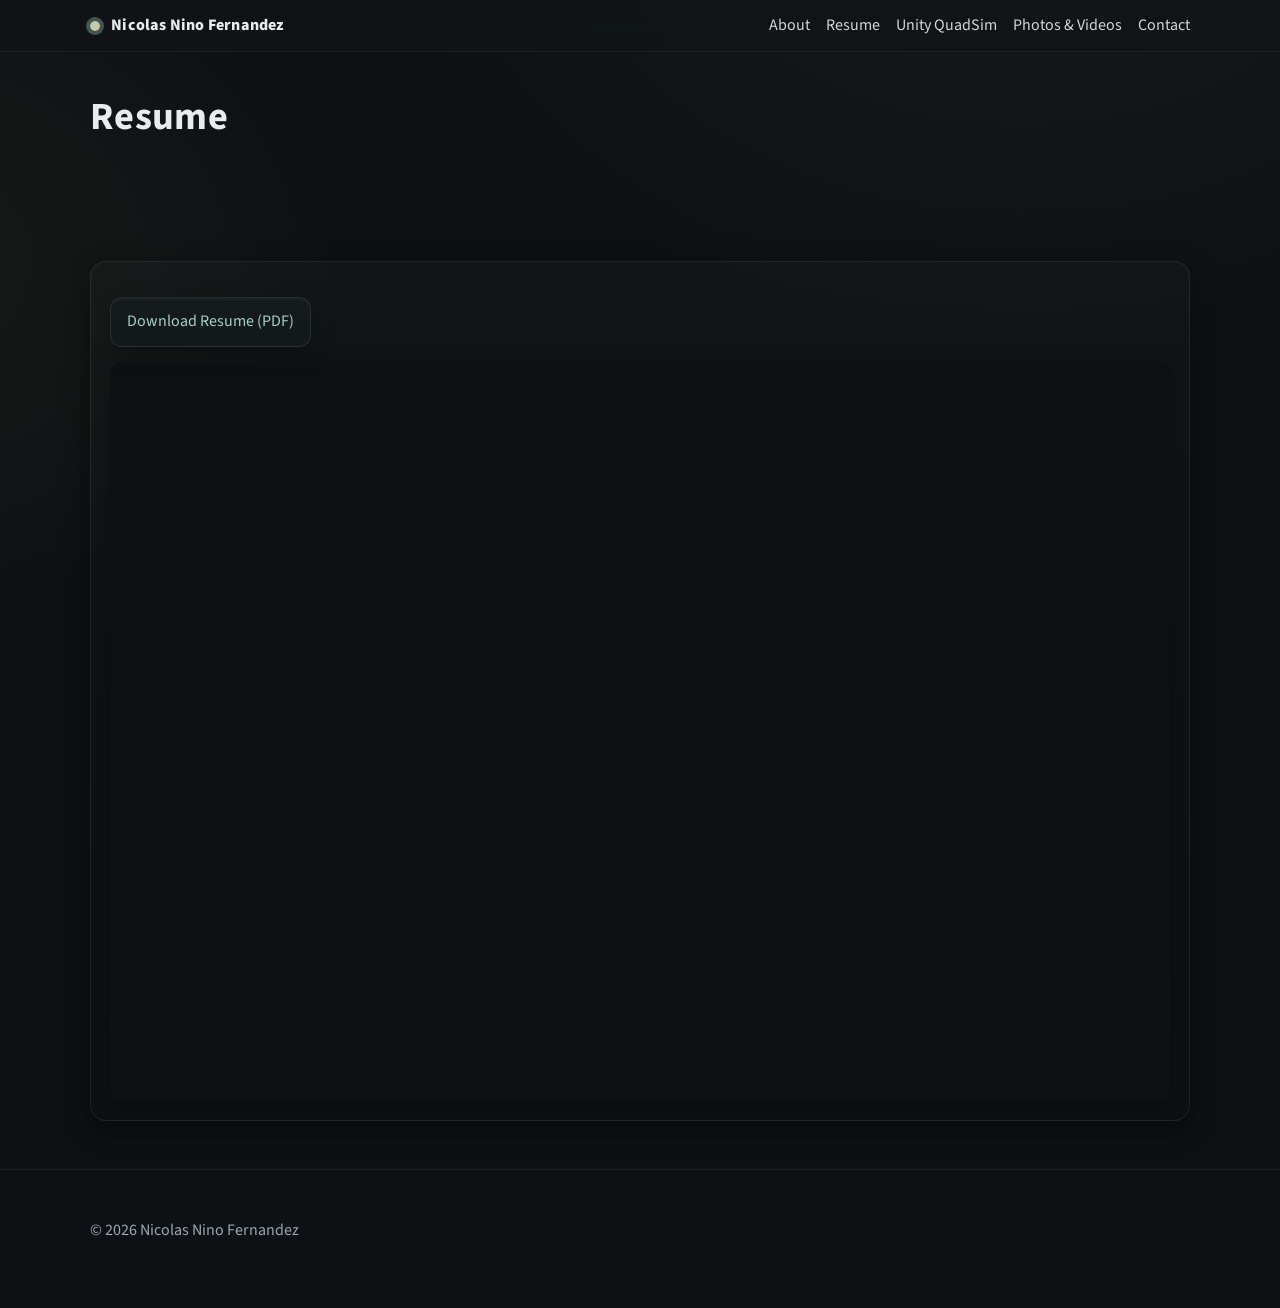
<file: resume.html>
<!DOCTYPE html>
<html lang="en">
<head>
  <meta charset="utf-8" />
  <meta name="viewport" content="width=device-width, initial-scale=1" />
  <title>Resume — Nicolas Nino Fernandez</title>
  <meta name="description" content="Resume of Nicolas Nino Fernandez — simulation, controls, reinforcement learning, PX4, and robotics." />
  <link rel="preconnect" href="https://fonts.googleapis.com">
  <link rel="preconnect" href="https://fonts.gstatic.com" crossorigin>
  <link href="https://fonts.googleapis.com/css2?family=Source+Sans+3:wght@300;400;600;700;900&display=swap" rel="stylesheet">
  <link rel="stylesheet" href="assets/style.css" />
</head>
<body>
  <header class="nav">
    <div class="container nav-inner">
      <div class="brand"><span class="dot"></span> <span>Nicolas Nino Fernandez</span></div>
      <nav class="nav-links">
        <a href="index.html#about">About</a>
        <a href="resume.html">Resume</a>
        <a href="projects.html">Unity QuadSim</a>
        <a href="media.html">Photos & Videos</a>
        <a href="index.html#contact">Contact</a>
      </nav>
    </div>
  </header>

  <main class="container">
    <section class="page-intro">
      <h1>Resume</h1>
    </section>
    <section>
      <div class="card">
        <div class="cta">
          <a class="btn" href="resume.pdf" target="_blank" rel="noopener">Download Resume (PDF)</a>
        </div>
        <div class="doc-wrap">
          <object class="doc-embed" data="resume.pdf#view=FitH" type="application/pdf">
            <iframe class="doc-embed" src="resume.pdf#view=FitH"></iframe>
            <div class="ph" style="margin-top:.6rem">Inline preview unavailable. Ensure <code>resume.pdf</code> exists in the root.</div>
          </object>
        </div>
      </div>
    </section>
  </main>

  <footer>
    <div class="container">© <span id="y"></span> Nicolas Nino Fernandez</div>
  </footer>
  <script src="assets/script.js"></script>
  </body>
  </html>
</file>
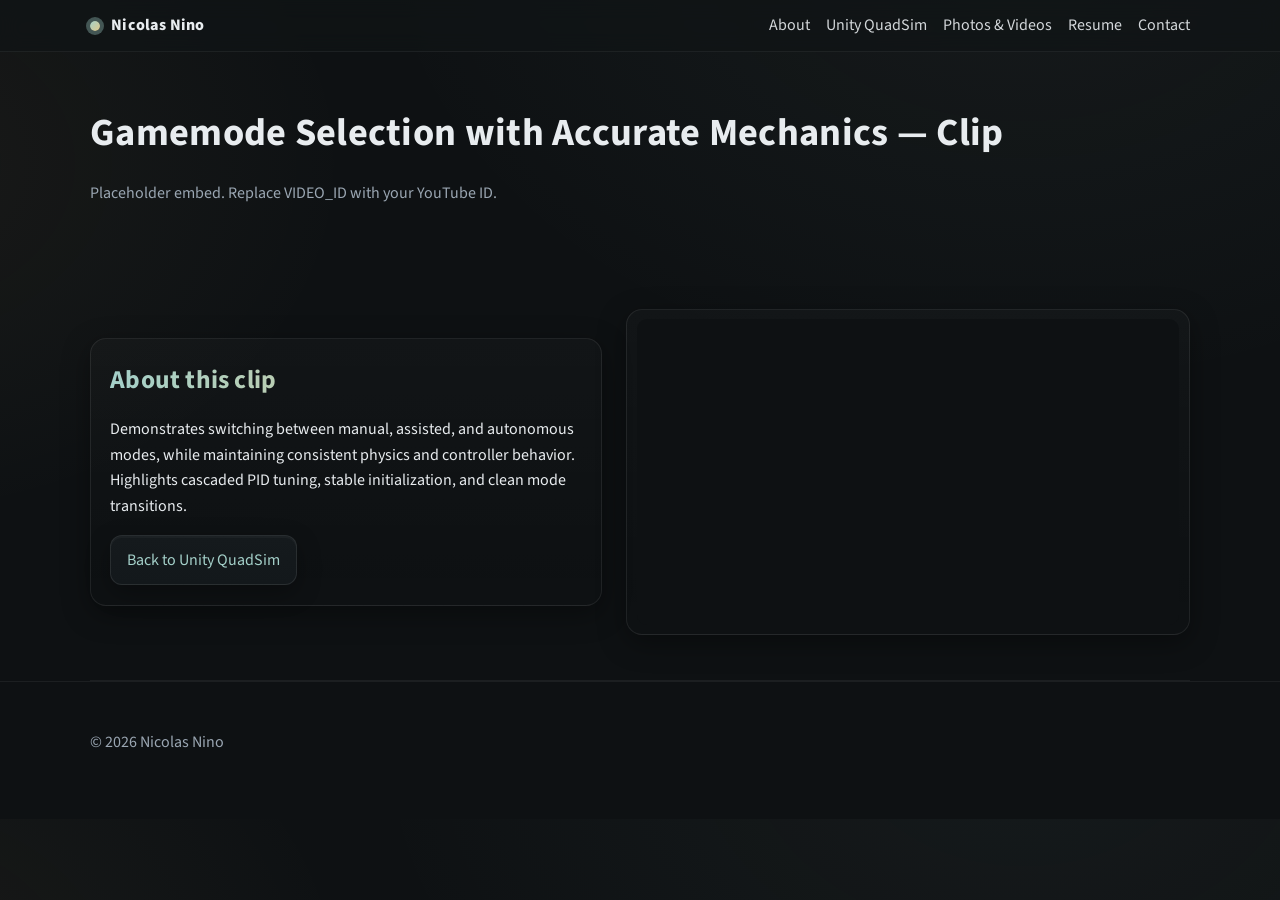
<file: clips/gamemode-selection.html>
<!DOCTYPE html>
<html lang="en">
<head>
  <meta charset="utf-8" />
  <meta name="viewport" content="width=device-width, initial-scale=1" />
  <title>Clip: Gamemode Selection with Accurate Mechanics — Nicolas Nino</title>
  <meta name="description" content="Placeholder clip page for gamemode selection and accurate mechanics." />
  <link rel="preconnect" href="https://fonts.googleapis.com">
  <link rel="preconnect" href="https://fonts.gstatic.com" crossorigin>
  <link href="https://fonts.googleapis.com/css2?family=Source+Sans+3:wght@300;400;600;700;900&display=swap" rel="stylesheet">
  <link rel="stylesheet" href="../assets/style.css" />
  <style>.clip-wrap{padding-top:1rem}</style>
</head>
<body>
  <header class="nav">
    <div class="container nav-inner">
      <div class="brand"><span class="dot"></span> <span>Nicolas Nino</span></div>
      <nav class="nav-links">
        <a href="../index.html#about">About</a>
        <a href="../projects.html">Unity QuadSim</a>
        <a href="../media.html">Photos & Videos</a>
        <a href="../resume.html">Resume</a>
        <a href="../index.html#contact">Contact</a>
      </nav>
    </div>
  </header>

  <main class="container clip-wrap">
    <section class="page-intro">
      <h1>Gamemode Selection with Accurate Mechanics — Clip</h1>
      <p class="subline">Placeholder embed. Replace VIDEO_ID with your YouTube ID.</p>
    </section>

    <section class="feature alt">
      <div class="feature__media">
        <iframe class="feature__video" src="https://www.youtube.com/embed/VIDEO_ID?rel=0" title="Gamemode selection clip" allow="accelerometer; autoplay; clipboard-write; encrypted-media; gyroscope; picture-in-picture; web-share" allowfullscreen></iframe>
      </div>
      <div class="feature__text">
        <h2>About this clip</h2>
        <p>
          Demonstrates switching between manual, assisted, and autonomous modes, while maintaining consistent physics
          and controller behavior. Highlights cascaded PID tuning, stable initialization, and clean mode transitions.
        </p>
        <div class="cta">
          <a class="btn" href="../projects.html">Back to Unity QuadSim</a>
        </div>
      </div>
    </section>
  </main>

  <footer>
    <div class="container">© <span id="y"></span> Nicolas Nino</div>
  </footer>
  <script src="../assets/script.js"></script>
</body>
</html>
</file>
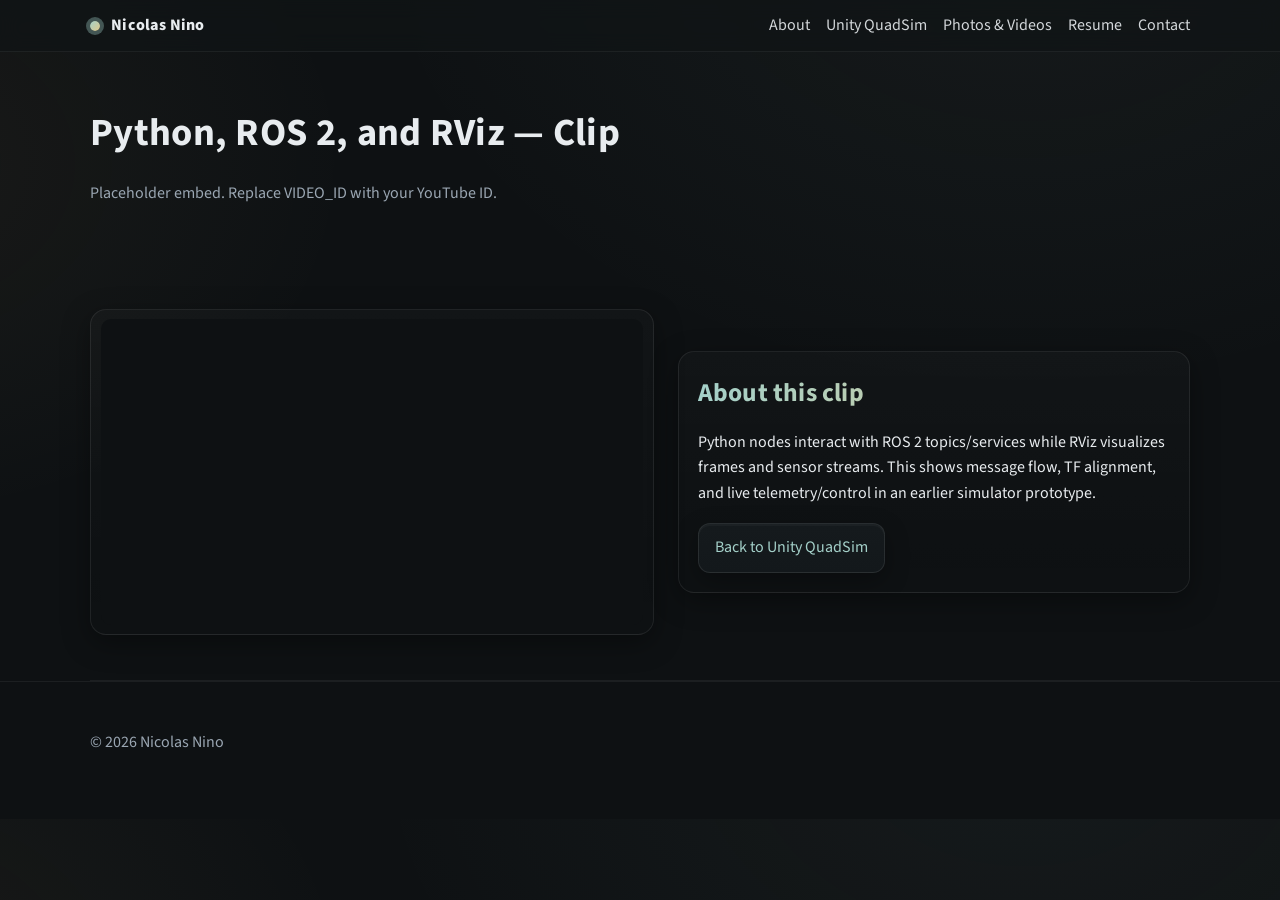
<file: clips/python-ros2-rviz.html>
<!DOCTYPE html>
<html lang="en">
<head>
  <meta charset="utf-8" />
  <meta name="viewport" content="width=device-width, initial-scale=1" />
  <title>Clip: Python, ROS 2, and RViz — Nicolas Nino</title>
  <meta name="description" content="Placeholder clip page for Python ROS 2 nodes and RViz visualization." />
  <link rel="preconnect" href="https://fonts.googleapis.com">
  <link rel="preconnect" href="https://fonts.gstatic.com" crossorigin>
  <link href="https://fonts.googleapis.com/css2?family=Source+Sans+3:wght@300;400;600;700;900&display=swap" rel="stylesheet">
  <link rel="stylesheet" href="../assets/style.css" />
  <style>
    .clip-wrap{padding-top:1rem}
  </style>
  </head>
<body>
  <header class="nav">
    <div class="container nav-inner">
      <div class="brand"><span class="dot"></span> <span>Nicolas Nino</span></div>
      <nav class="nav-links">
        <a href="../index.html#about">About</a>
        <a href="../projects.html">Unity QuadSim</a>
        <a href="../media.html">Photos & Videos</a>
        <a href="../resume.html">Resume</a>
        <a href="../index.html#contact">Contact</a>
      </nav>
    </div>
  </header>

  <main class="container clip-wrap">
    <section class="page-intro">
      <h1>Python, ROS 2, and RViz — Clip</h1>
      <p class="subline">Placeholder embed. Replace VIDEO_ID with your YouTube ID.</p>
    </section>

    <section class="feature">
      <div class="feature__media">
        <!-- Placeholder YouTube embed; replace VIDEO_ID -->
        <iframe class="feature__video" src="https://youtu.be/r3Lv_NHnohc?si=vZysvFYDcl7NntUA" title="Python ROS 2 RViz clip" allow="accelerometer; autoplay; clipboard-write; encrypted-media; gyroscope; picture-in-picture; web-share" allowfullscreen></iframe>
      </div>
      <div class="feature__text">
        <h2>About this clip</h2>
        <p>
          Python nodes interact with ROS 2 topics/services while RViz visualizes frames and sensor streams. This
          shows message flow, TF alignment, and live telemetry/control in an earlier simulator prototype.
        </p>
        <div class="cta">
          <a class="btn" href="../projects.html">Back to Unity QuadSim</a>
        </div>
      </div>
    </section>
  </main>

  <footer>
    <div class="container">© <span id="y"></span> Nicolas Nino</div>
  </footer>
  <script src="../assets/script.js"></script>
</body>
</html>
</file>
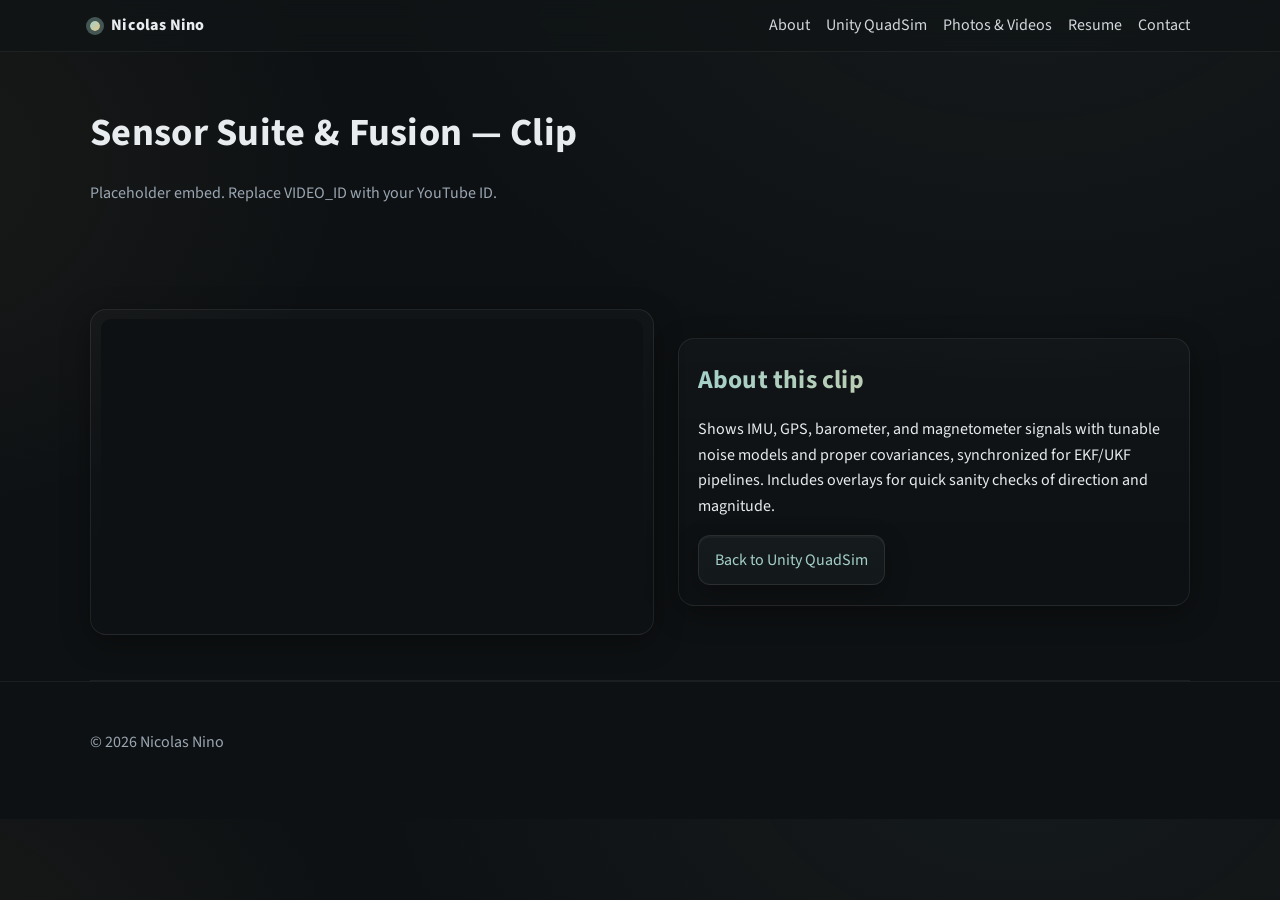
<file: clips/sensor-suite-fusion.html>
<!DOCTYPE html>
<html lang="en">
<head>
  <meta charset="utf-8" />
  <meta name="viewport" content="width=device-width, initial-scale=1" />
  <title>Clip: Sensor Suite & Fusion — Nicolas Nino</title>
  <meta name="description" content="Placeholder clip page for sensor models and fusion." />
  <link rel="preconnect" href="https://fonts.googleapis.com">
  <link rel="preconnect" href="https://fonts.gstatic.com" crossorigin>
  <link href="https://fonts.googleapis.com/css2?family=Source+Sans+3:wght@300;400;600;700;900&display=swap" rel="stylesheet">
  <link rel="stylesheet" href="../assets/style.css" />
  <style>.clip-wrap{padding-top:1rem}</style>
</head>
<body>
  <header class="nav">
    <div class="container nav-inner">
      <div class="brand"><span class="dot"></span> <span>Nicolas Nino</span></div>
      <nav class="nav-links">
        <a href="../index.html#about">About</a>
        <a href="../projects.html">Unity QuadSim</a>
        <a href="../media.html">Photos & Videos</a>
        <a href="../resume.html">Resume</a>
        <a href="../index.html#contact">Contact</a>
      </nav>
    </div>
  </header>

  <main class="container clip-wrap">
    <section class="page-intro">
      <h1>Sensor Suite & Fusion — Clip</h1>
      <p class="subline">Placeholder embed. Replace VIDEO_ID with your YouTube ID.</p>
    </section>

    <section class="feature">
      <div class="feature__media">
        <iframe class="feature__video" src="https://www.youtube.com/embed/VIDEO_ID?rel=0" title="Sensor suite and fusion clip" allow="accelerometer; autoplay; clipboard-write; encrypted-media; gyroscope; picture-in-picture; web-share" allowfullscreen></iframe>
      </div>
      <div class="feature__text">
        <h2>About this clip</h2>
        <p>
          Shows IMU, GPS, barometer, and magnetometer signals with tunable noise models and proper covariances,
          synchronized for EKF/UKF pipelines. Includes overlays for quick sanity checks of direction and magnitude.
        </p>
        <div class="cta">
          <a class="btn" href="../projects.html">Back to Unity QuadSim</a>
        </div>
      </div>
    </section>
  </main>

  <footer>
    <div class="container">© <span id="y"></span> Nicolas Nino</div>
  </footer>
  <script src="../assets/script.js"></script>
</body>
</html>
</file>
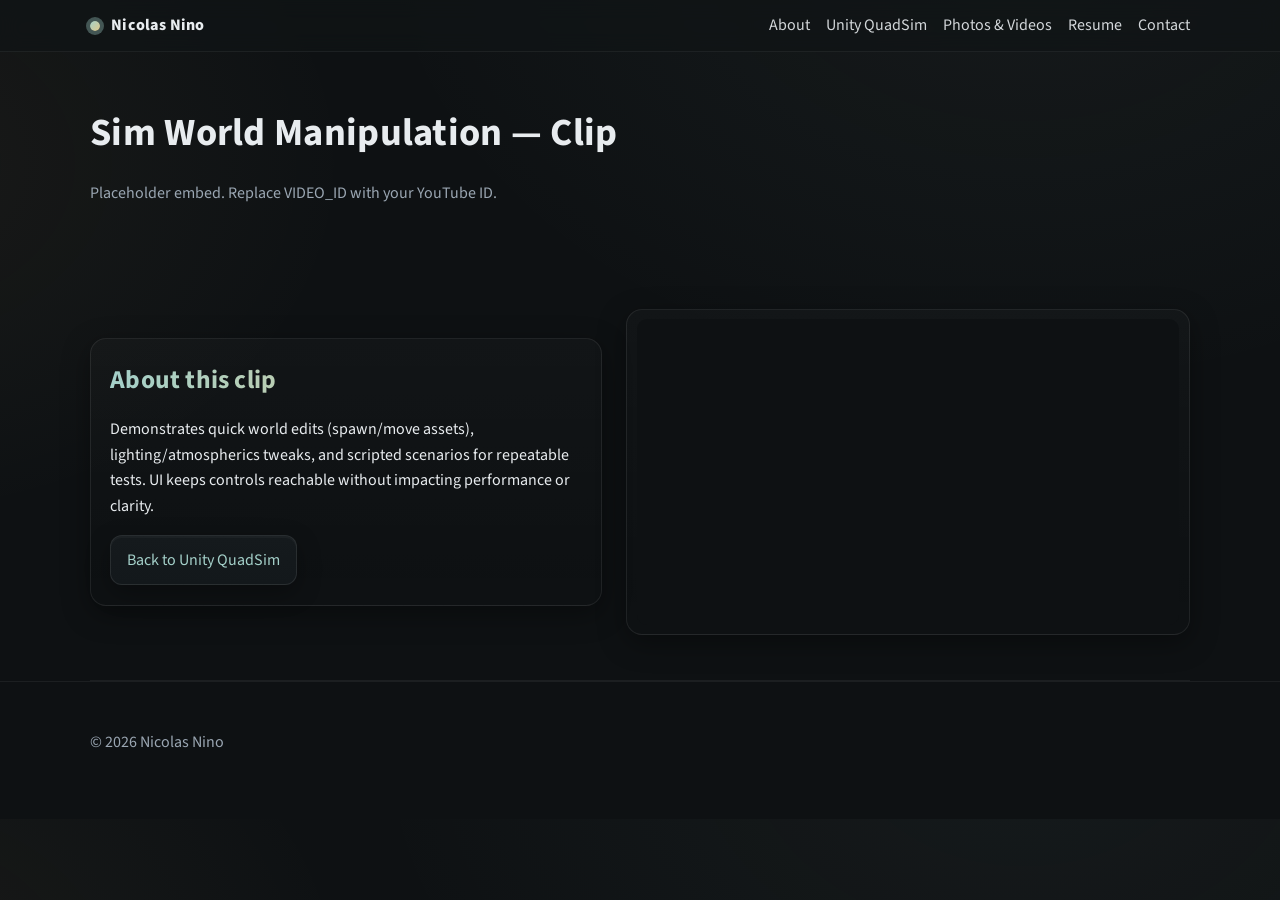
<file: clips/sim-world-manipulation.html>
<!DOCTYPE html>
<html lang="en">
<head>
  <meta charset="utf-8" />
  <meta name="viewport" content="width=device-width, initial-scale=1" />
  <title>Clip: Sim World Manipulation — Nicolas Nino</title>
  <meta name="description" content="Placeholder clip page for simulated world manipulation tools." />
  <link rel="preconnect" href="https://fonts.googleapis.com">
  <link rel="preconnect" href="https://fonts.gstatic.com" crossorigin>
  <link href="https://fonts.googleapis.com/css2?family=Source+Sans+3:wght@300;400;600;700;900&display=swap" rel="stylesheet">
  <link rel="stylesheet" href="../assets/style.css" />
  <style>.clip-wrap{padding-top:1rem}</style>
</head>
<body>
  <header class="nav">
    <div class="container nav-inner">
      <div class="brand"><span class="dot"></span> <span>Nicolas Nino</span></div>
      <nav class="nav-links">
        <a href="../index.html#about">About</a>
        <a href="../projects.html">Unity QuadSim</a>
        <a href="../media.html">Photos & Videos</a>
        <a href="../resume.html">Resume</a>
        <a href="../index.html#contact">Contact</a>
      </nav>
    </div>
  </header>

  <main class="container clip-wrap">
    <section class="page-intro">
      <h1>Sim World Manipulation — Clip</h1>
      <p class="subline">Placeholder embed. Replace VIDEO_ID with your YouTube ID.</p>
    </section>

    <section class="feature alt">
      <div class="feature__media">
        <iframe class="feature__video" src="https://www.youtube.com/embed/VIDEO_ID?rel=0" title="Sim world manipulation clip" allow="accelerometer; autoplay; clipboard-write; encrypted-media; gyroscope; picture-in-picture; web-share" allowfullscreen></iframe>
      </div>
      <div class="feature__text">
        <h2>About this clip</h2>
        <p>
          Demonstrates quick world edits (spawn/move assets), lighting/atmospherics tweaks, and scripted scenarios for
          repeatable tests. UI keeps controls reachable without impacting performance or clarity.
        </p>
        <div class="cta">
          <a class="btn" href="../projects.html">Back to Unity QuadSim</a>
        </div>
      </div>
    </section>
  </main>

  <footer>
    <div class="container">© <span id="y"></span> Nicolas Nino</div>
  </footer>
  <script src="../assets/script.js"></script>
</body>
</html>
</file>
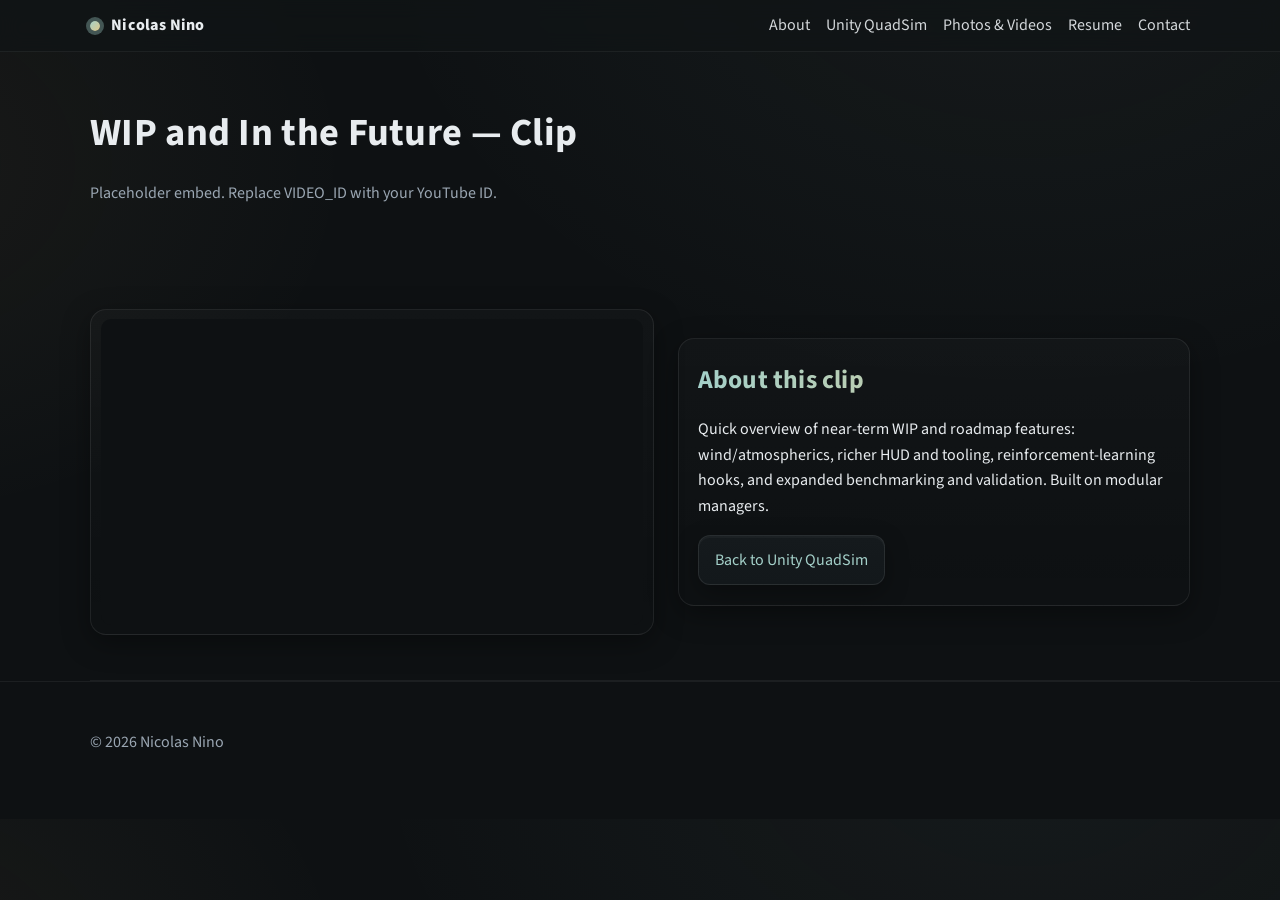
<file: clips/wip-future.html>
<!DOCTYPE html>
<html lang="en">
<head>
  <meta charset="utf-8" />
  <meta name="viewport" content="width=device-width, initial-scale=1" />
  <title>Clip: WIP and In the Future — Nicolas Nino</title>
  <meta name="description" content="Placeholder clip page for roadmap and WIP features." />
  <link rel="preconnect" href="https://fonts.googleapis.com">
  <link rel="preconnect" href="https://fonts.gstatic.com" crossorigin>
  <link href="https://fonts.googleapis.com/css2?family=Source+Sans+3:wght@300;400;600;700;900&display=swap" rel="stylesheet">
  <link rel="stylesheet" href="../assets/style.css" />
  <style>.clip-wrap{padding-top:1rem}</style>
</head>
<body>
  <header class="nav">
    <div class="container nav-inner">
      <div class="brand"><span class="dot"></span> <span>Nicolas Nino</span></div>
      <nav class="nav-links">
        <a href="../index.html#about">About</a>
        <a href="../projects.html">Unity QuadSim</a>
        <a href="../media.html">Photos & Videos</a>
        <a href="../resume.html">Resume</a>
        <a href="../index.html#contact">Contact</a>
      </nav>
    </div>
  </header>

  <main class="container clip-wrap">
    <section class="page-intro">
      <h1>WIP and In the Future — Clip</h1>
      <p class="subline">Placeholder embed. Replace VIDEO_ID with your YouTube ID.</p>
    </section>

    <section class="feature">
      <div class="feature__media">
        <iframe class="feature__video" src="https://www.youtube.com/embed/VIDEO_ID?rel=0" title="WIP and future features clip" allow="accelerometer; autoplay; clipboard-write; encrypted-media; gyroscope; picture-in-picture; web-share" allowfullscreen></iframe>
      </div>
      <div class="feature__text">
        <h2>About this clip</h2>
        <p>
          Quick overview of near-term WIP and roadmap features: wind/atmospherics, richer HUD and tooling,
          reinforcement-learning hooks, and expanded benchmarking and validation. Built on modular managers.
        </p>
        <div class="cta">
          <a class="btn" href="../projects.html">Back to Unity QuadSim</a>
        </div>
      </div>
    </section>
  </main>

  <footer>
    <div class="container">© <span id="y"></span> Nicolas Nino</div>
  </footer>
  <script src="../assets/script.js"></script>
</body>
</html>
</file>
<file: assets/style.css>
:root{
  --bg: #0e1113;
  --surface: #121618;
  --text: #e8ecef;
  --muted: #9aa6b2;
  --accent: #a4d0c9;       /* muted teal */
  --accent-2: #e0c98c;     /* soft sand */
  --card: #151a1d;
  --card-2: #13181b;
  --ring: rgba(164,208,201,.35);
  --radius: 16px;
  --shadow: 0 8px 28px rgba(0,0,0,.35);
}

*{box-sizing:border-box}
html,body{margin:0;padding:0}
body{
  font-family: "Source Sans 3", system-ui, -apple-system, Segoe UI, Roboto, Helvetica, Arial;
  color:var(--text);
  background:
    radial-gradient(1100px 800px at 80% -10%, rgba(164,208,201,.05), transparent 60%),
    radial-gradient(800px 600px at -10% 20%, rgba(224,201,140,.05), transparent 60%),
    var(--bg);
  line-height:1.6;
  -webkit-font-smoothing: antialiased;
  -moz-osx-font-smoothing: grayscale;
}

a{color:var(--accent);text-decoration:none}
a:hover{text-decoration:underline}

.container{width:min(1100px,92%);margin:0 auto}

header.nav{
  position:sticky;top:0;z-index:50;
  backdrop-filter: blur(10px);
  background: rgba(16,20,22,.7);
  border-bottom: 1px solid rgba(255,255,255,.06);
  transition:opacity .2s ease;
}
.nav-inner{display:flex;align-items:center;justify-content:space-between;padding:.8rem 0}
.brand{display:flex;align-items:center;gap:.7rem;font-weight:800;letter-spacing:.2px}
.brand .dot{width:10px;height:10px;border-radius:50%;background:linear-gradient(135deg,var(--accent),var(--accent-2));box-shadow:0 0 0 4px var(--ring)}
.nav a{color:var(--text);opacity:.9}
.nav-links{display:flex;gap:1rem;flex-wrap:wrap}

section{padding:3rem 0}
section h1, section h2{letter-spacing:.3px;margin:0 0 1rem}
section h1{font-size:clamp(1.6rem,1.4rem + 1.4vw,2.4rem)}
section h2{font-size:1.6rem}

/* Headshot & common components */
.hero{padding:5rem 0 3rem;display:grid;grid-template-columns:160px 1fr;gap:2rem;align-items:center}
.headshot{width:260px;height:260px;border-radius:50%;background:linear-gradient(180deg,#151b1e,#0e1113);border:1px solid rgba(255,255,255,.08);box-shadow:var(--shadow);overflow:hidden;display:grid;place-items:center}
.headshot img{
  width:100%;
  height:100%;
  object-fit:cover;
  display:block;
  transform: translate(-4px, 10px) scale(1.15); /* left a few px, down 10px, zoom ~15% */
  transform-origin: center;
}
.kicker{color:var(--accent);text-transform:uppercase;font-size:.8rem;letter-spacing:.18em;font-weight:700}
.tagline{font-weight:900;line-height:1.2}

.subline{color:var(--muted);margin-top:.6rem}
.cta{display:flex;flex-wrap:wrap;gap:.8rem;margin-top:1.0rem}
.btn{
  display:inline-flex;align-items:center;gap:.5rem;padding:.7rem 1rem;border-radius:12px;
  border:1px solid rgba(255,255,255,.09);background:linear-gradient(180deg,var(--card),var(--card-2));
  box-shadow:0 2px 0 rgba(255,255,255,.03) inset, 0 8px 24px rgba(0,0,0,.3)
}
.btn.primary{border-color: rgba(164,208,201,.6); box-shadow:0 0 0 4px var(--ring), 0 8px 24px rgba(0,0,0,.35)}
.btn:hover{transform:translateY(-1px);transition:transform .15s ease;text-decoration:none}

.card{
  background:linear-gradient(180deg,rgba(255,255,255,.02),rgba(255,255,255,0));
  border:1px solid rgba(255,255,255,.08);
  border-radius:var(--radius);
  padding:1.2rem;
  box-shadow:var(--shadow)
}

.about{display:grid;grid-template-columns:1.2fr .8fr;gap:2rem}
.grid{display:grid;grid-template-columns:repeat(3,1fr);gap:1rem}
@media (max-width:980px){
  .grid{grid-template-columns:repeat(2,1fr)}
  .about{grid-template-columns:1fr}
  .hero{grid-template-columns:1fr}
}
@media (max-width:640px){
  .grid{grid-template-columns:1fr}
  .hero{text-align:center}
  .cta{justify-content:center}
}

.proj h3{margin:.2rem 0 .3rem;font-size:1.05rem}
.proj p{color:var(--muted);font-size:.95rem}
.pill{display:inline-block;border:1px solid rgba(255,255,255,.12);padding:.2rem .5rem;border-radius:999px;font-size:.75rem;color:var(--muted)}

.gallery{display:grid;grid-template-columns:repeat(3,1fr);gap:.6rem}
.ph{aspect-ratio:16/9;border-radius:12px;border:1px dashed rgba(255,255,255,.15);display:grid;place-items:center;color:var(--muted);background:rgba(255,255,255,.02)}

.list-compact{columns:2;column-gap:1.4rem}
.list-compact li{break-inside:avoid;padding:.15rem 0;color:var(--muted)}
@media (max-width:700px){.list-compact{columns:1}}

.badges{display:flex;flex-wrap:wrap;gap:.35rem;margin-top:.6rem}
.badge{font-size:.8rem;border:1px solid rgba(255,255,255,.12);border-radius:999px;padding:.2rem .55rem;color:var(--muted)}

footer{
  padding:3rem 0 4rem;
  color:var(--muted);
  border-top:1px solid rgba(255,255,255,.06)
}

/* === IMMERSIVE (full-bleed, no cropping, no parallax) === */
.immersive{
  position:relative;
  margin: 0; padding: 0;
  border-top: 1px solid rgba(255,255,255,.06);
  border-bottom: 1px solid rgba(255,255,255,.06);
}
.immersive-img{
  display:block;
  width:100%;
  height:auto;            /* preserves full image; no cropping */
  max-height: 86vh;       /* keeps it “wider than tall”; adjust if you want taller */
  margin:0 auto;
  object-fit: contain;    /* do not crop */
  background:#0e1113;     /* fills any letterbox bands on tall screens */
}
.immersive__overlay{
  position:absolute; inset:0;
  display:flex; flex-direction:column; justify-content:flex-end;
  padding:clamp(1rem, 3vw, 2rem);
  pointer-events:none;    /* overlay text not blocking image hover; CTA re-enables below */
}
.immersive__text{
  max-width:min(900px, 92%);
  margin:0 auto 1rem auto;
  text-align:center;
  background: linear-gradient(180deg, rgba(14,17,19,.40), rgba(14,17,19,.40));
  border:1px solid rgba(255,255,255,.10);
  border-radius:16px;
  padding:1rem 1.2rem;
  box-shadow: var(--shadow);
}
.immersive__cta{
  margin-top:.8rem;
  font-weight:700;
  pointer-events:auto; /* make the button clickable */
}

.immersive--system{
  min-height:clamp(520px,72vh,780px);
  overflow:hidden;
  background:
    radial-gradient(700px 420px at 75% 30%,rgba(164,208,201,.12),transparent 65%),
    radial-gradient(600px 380px at 18% 75%,rgba(224,201,140,.08),transparent 65%),
    linear-gradient(rgba(255,255,255,.025) 1px,transparent 1px),
    linear-gradient(90deg,rgba(255,255,255,.025) 1px,transparent 1px),
    #0b0e10;
  background-size:auto,auto,42px 42px,42px 42px,auto;
}
.immersive-system{
  position:absolute;
  inset:0;
  display:grid;
  align-content:center;
  gap:clamp(1rem,3vw,2rem);
  width:min(1200px,92%);
  margin:auto;
  transform:perspective(1100px) rotateX(58deg) rotateZ(-6deg) scale(1.05);
  opacity:.72;
}
.immersive-system__rail{
  display:grid;
  grid-template-columns:1fr minmax(60px,.35fr) 1fr minmax(60px,.35fr) 1fr;
  align-items:center;
  gap:1rem;
  padding:clamp(.9rem,2vw,1.5rem);
  border:1px solid rgba(164,208,201,.16);
  border-radius:16px;
  background:linear-gradient(90deg,rgba(164,208,201,.07),rgba(255,255,255,.015),rgba(224,201,140,.05));
  box-shadow:0 24px 60px rgba(0,0,0,.35);
}
.immersive-system__rail span{
  color:#d7dfe3;
  font-size:clamp(.68rem,1.4vw,1rem);
  font-weight:800;
  letter-spacing:.15em;
  text-align:center;
}
.immersive-system__rail i{
  height:2px;
  background:linear-gradient(90deg,transparent,var(--accent),transparent);
  box-shadow:0 0 14px rgba(164,208,201,.4);
}
.immersive--system .immersive__overlay{
  justify-content:center;
  background:linear-gradient(180deg,rgba(14,17,19,.18),rgba(14,17,19,.54));
}
.immersive--system .immersive__text{
  max-width:850px;
  margin:auto;
  padding:clamp(1.3rem,3vw,2.2rem);
  background:rgba(14,17,19,.72);
  backdrop-filter:blur(10px);
}
.immersive--system .tagline{
  margin:.45rem 0 0;
  font-size:clamp(2.1rem,5vw,4.6rem);
  letter-spacing:-.035em;
}

/* === Projects Page: Feature Heroes & Alternating Sections === */
.page-intro{ padding-top: 2.2rem; }

.feature-hero{
  padding:0;
  margin: 0;
  border-top:1px solid rgba(255,255,255,.06);
  border-bottom:1px solid rgba(255,255,255,.06);
  background: #0e1113;
}
.feature-hero__media{
  display:block;
  width:100%;
  height:auto;
  max-height: 72vh;      /* wide cinematic band */
  object-fit: contain;   /* show entire image (no cropping) */
  background:#0e1113;
}

/* Alternating feature rows */
.feature{
  display:grid;
  grid-template-columns: 1.1fr 1fr;
  gap:1.5rem;
  align-items:center;
  padding:2.4rem 0 2.8rem 0;
  border-bottom:1px solid rgba(255,255,255,.06);
}
.feature.alt{ grid-template-columns: 1fr 1.1fr; }
.feature.alt .feature__media{ order:2; }
.feature.alt .feature__text{ order:1; }

.feature__media{
  background:linear-gradient(180deg,rgba(255,255,255,.02),rgba(255,255,255,0));
  border:1px solid rgba(255,255,255,.08);
  border-radius: var(--radius);
  padding:.6rem;
  box-shadow: var(--shadow);
}

/* === Simple Slider (Projects WIP RL section) === */
.slider{ position:relative; width:100%; margin:0; }
.slider__viewport{ overflow:hidden; border-radius: calc(var(--radius) - 6px); aspect-ratio:16/10; background:#0e1113; }
.slider--video .slider__viewport{ aspect-ratio:16/9; }
.slider__track{ display:flex; width:100%; height:100%; transition: transform .3s ease; }
.slider__slide{ min-width:100%; height:100%; background:#0e1113; display:flex; align-items:center; justify-content:center; }
.slider__slide img{ width:100%; height:100%; object-fit:cover; display:block; }
.slider__slide img.contain{ object-fit:contain; }
.slider__slide iframe{ width:100%; height:100%; display:block; border:0; border-radius: calc(var(--radius) - 6px); }

/* Caption styling for specific slides */
.slide-media{ width:100%; height:100%; margin:0; position:relative; }
.slide-caption{
  position:absolute; left:.6rem; bottom:.6rem; z-index:3;
  background: rgba(14,17,19,.65);
  border:1px solid rgba(255,255,255,.15);
  color: var(--text);
  padding:.4rem .6rem;
  border-radius:10px;
  font-size:.9rem; line-height:1.35;
  max-width:85%;
  pointer-events: none;
}

/* === Resume embed === */
.doc-wrap{ margin-top:1rem; }
.doc-embed{
  width:100%;
  height:min(82vh, 1100px);
  display:block;
  border:none;
  background:#0e1113;
  border-radius: calc(var(--radius) - 6px);
  box-shadow: var(--shadow);
}
.slider__btn{
  position:absolute; top:50%; transform:translateY(-50%);
  background: rgba(14,17,19,.6); color: var(--text);
  border:1px solid rgba(255,255,255,.15);
  box-shadow: var(--shadow);
  border-radius: 10px; padding:.3rem .55rem; cursor:pointer; user-select:none;
  z-index:2;
}
.slider__btn:hover{ background: rgba(14,17,19,.75); }
.slider__btn--prev{ left: .6rem; }
.slider__btn--next{ right: .6rem; }
.feature__image{
  width:100%;
  height:auto;
  display:block;
  border-radius: calc(var(--radius) - 6px);
  object-fit: contain; /* no cropping */
  background:#0e1113;
}
.feature__video{
  width:100%;
  height:auto;
  display:block;
  border:none;
  border-radius: calc(var(--radius) - 6px);
  background:#0e1113;
  aspect-ratio: 16/9; /* keep proper video ratio */
}

.feature__text{
  background:linear-gradient(180deg,rgba(255,255,255,.02),rgba(255,255,255,0));
  border:1px solid rgba(255,255,255,.08);
  border-radius: var(--radius);
  padding:1.2rem 1.2rem;
  box-shadow: var(--shadow);
}
.feature__text h2{
  margin:.1rem 0 .4rem;
  letter-spacing:.2px;
  background: linear-gradient(90deg, var(--accent), var(--accent-2));
  -webkit-background-clip:text;
  background-clip:text;
  color:transparent;
}
.feature__bullets{
  margin:.6rem 0 0 1rem;
}
.feature__bullets li{ color:var(--muted); margin:.15rem 0; }

@media (max-width: 980px){
  .feature, .feature.alt{
    grid-template-columns: 1fr;
  }
  .feature.alt .feature__media{ order:1; }
  .feature.alt .feature__text{ order:2; }
  .feature-hero__media{ max-height: 56vh; }
}

/* Simple spacing when stacking image + video inside media card */
.feature__media > * + * { margin-top: .6rem; }

/* === Technical Competencies: CARD GRID (restored) === */
.comp-cards{
  display:grid;
  grid-template-columns:repeat(4, 1fr);
  gap:1rem;
}
@media (max-width:980px){ .comp-cards{ grid-template-columns:repeat(2, 1fr);} }
@media (max-width:600px){ .comp-cards{ grid-template-columns:1fr;} }

.comp-card{
  display:flex;
  flex-direction:column;
  background:linear-gradient(180deg, rgba(255,255,255,.02), rgba(255,255,255,0));
  border:1px solid rgba(255,255,255,.08);
  border-radius: var(--radius);
  box-shadow: var(--shadow);
  padding:0;             /* header has its own padding */
  min-height:190px;      /* equal-ish heights */
}

.comp-card__head{
  padding:0.9rem 1rem;
  border-bottom:1px solid rgba(255,255,255,.08);
  background:linear-gradient(90deg, rgba(164,208,201,.10), rgba(224,201,140,.08));
  border-top-left-radius: var(--radius);
  border-top-right-radius: var(--radius);
}
.comp-card__head h3{
  margin:.1rem 0 0;
  letter-spacing:.2px;
  background: linear-gradient(90deg, var(--accent), var(--accent-2));
  -webkit-background-clip:text;
  background-clip:text;
  color:transparent;
  font-size:1.05rem;
}

.comp-card__list{
  list-style:none;
  margin:0;
  padding:0.9rem 1rem 1rem 1rem;
  display:grid;
  gap:.35rem;
}
.comp-card__list li{ color:var(--muted); }

/* Optional hover lift */
.comp-card:hover{ transform:translateY(-1px); transition:transform .15s ease; }

/* If any old competency styles linger, neutralize them */
.competency-grid, .even-list{ all:unset; }
.headshot-card{ display:grid; place-items:center; text-align:center }

/* === Lightbox (image expand with blur) === */
body.modal-open{ overflow:hidden; }
.lightbox{
  position: fixed;
  inset: 0;
  display: none;
  align-items: center;
  justify-content: center;
  z-index: 1000;
  background: rgba(0,0,0,.45);
  backdrop-filter: blur(6px);
}
.lightbox.is-open{ display:flex; }
.lightbox__content{
  position: relative;
  max-width: min(94vw, 1200px);
  max-height: 86vh;
  width: auto;
  margin: 0 1rem;
  border-radius: 14px;
  box-shadow: var(--shadow);
  background: rgba(14,17,19,.85);
  border: 1px solid rgba(255,255,255,.12);
  overflow: hidden;
}
.lightbox__img{
  display: block;
  max-width: 100%;
  max-height: 70vh;
  width: 100%;
  height: auto;
  object-fit: contain;
  background: #0e1113;
}
.lightbox__caption{
  padding: .6rem .9rem;
  color: var(--text);
  font-size: .95rem;
  border-top: 1px solid rgba(255,255,255,.10);
  background: linear-gradient(180deg, rgba(14,17,19,.90), rgba(14,17,19,.85));
}
.lightbox__close{
  position: absolute;
  top: .4rem;
  right: .4rem;
  background: rgba(14,17,19,.7);
  color: var(--text);
  border: 1px solid rgba(255,255,255,.15);
  border-radius: 10px;
  padding: .25rem .5rem;
  cursor: pointer;
}
.lightbox__close:hover{ background: rgba(14,17,19,.85); }

/* === Unity QuadSim project showcase === */
:focus-visible{
  outline:2px solid var(--accent-2);
  outline-offset:3px;
}

[id]{ scroll-margin-top:120px; }

.brand{
  color:var(--text);
}
.brand:hover{ text-decoration:none; }
.nav a[aria-current="page"]{ color:var(--accent); }

.project-intro{
  display:grid;
  grid-template-columns:minmax(0,1.15fr) minmax(340px,.85fr);
  gap:clamp(2rem,5vw,5rem);
  align-items:center;
  min-height:680px;
  padding:clamp(4.5rem,9vw,8rem) 0;
}
.project-intro h1{
  max-width:760px;
  margin:.5rem 0 1rem;
  font-size:clamp(3rem,7vw,6.5rem);
  line-height:.94;
  letter-spacing:-.045em;
}
.project-lede{
  max-width:690px;
  margin:0;
  color:var(--muted);
  font-size:clamp(1.05rem,1.8vw,1.28rem);
  line-height:1.65;
}
.project-intro .cta{ margin-top:1.6rem; }

.project-console{
  position:relative;
  overflow:hidden;
  border:1px solid rgba(164,208,201,.25);
  border-radius:22px;
  background:
    linear-gradient(rgba(164,208,201,.04) 1px,transparent 1px),
    linear-gradient(90deg,rgba(164,208,201,.04) 1px,transparent 1px),
    linear-gradient(160deg,#151b1e,#0c0f11);
  background-size:28px 28px,28px 28px,auto;
  box-shadow:0 34px 80px rgba(0,0,0,.48),0 0 0 1px rgba(255,255,255,.02) inset;
}
.project-console::after{
  content:"";
  position:absolute;
  width:250px;
  height:250px;
  right:-110px;
  top:-110px;
  border-radius:50%;
  background:rgba(164,208,201,.1);
  filter:blur(25px);
  pointer-events:none;
}
.project-console__bar{
  display:flex;
  justify-content:space-between;
  gap:1rem;
  padding:.75rem 1rem;
  color:var(--muted);
  border-bottom:1px solid rgba(255,255,255,.08);
  background:rgba(255,255,255,.025);
  font-size:.7rem;
  font-weight:700;
  letter-spacing:.12em;
}
.status-dot{
  display:inline-block;
  width:7px;
  height:7px;
  margin-right:.4rem;
  border-radius:50%;
  background:var(--muted);
  vertical-align:1px;
}
.status-dot.is-live{
  background:#8ce0b6;
  box-shadow:0 0 0 4px rgba(140,224,182,.1),0 0 16px rgba(140,224,182,.5);
}
.project-console__body{ padding:1.6rem; }
.project-console__label{
  margin:0 0 .7rem;
  color:var(--accent-2);
  font-size:.72rem;
  font-weight:800;
  letter-spacing:.16em;
}
.console-stack{ display:grid; gap:.45rem; }
.console-stack span{
  position:relative;
  display:block;
  padding:.55rem .75rem;
  border:1px solid rgba(255,255,255,.08);
  border-radius:9px;
  color:#cbd5db;
  background:linear-gradient(90deg,rgba(164,208,201,.1),rgba(255,255,255,.015));
  font-size:.74rem;
  font-weight:700;
  letter-spacing:.12em;
}
.console-stack span::after{
  content:"";
  position:absolute;
  top:50%;
  right:.8rem;
  width:38%;
  height:2px;
  border-radius:2px;
  background:linear-gradient(90deg,transparent,var(--accent));
  opacity:.7;
}
.console-readout{
  display:grid;
  grid-template-columns:repeat(3,1fr);
  gap:.6rem;
  margin-top:1.3rem;
}
.console-readout div{
  min-width:0;
  padding:.7rem;
  border-top:1px solid rgba(255,255,255,.1);
}
.console-readout strong,.console-readout span{ display:block; }
.console-readout strong{ color:var(--text);font-size:.9rem; }
.console-readout span{ color:var(--muted);font-size:.66rem;line-height:1.25; }

.project-nav-wrap{
  position:sticky;
  top:57px;
  z-index:40;
  border-top:1px solid rgba(255,255,255,.06);
  border-bottom:1px solid rgba(255,255,255,.08);
  background:rgba(13,16,18,.88);
  backdrop-filter:blur(12px);
}
.project-nav{
  display:flex;
  gap:1.25rem;
  overflow-x:auto;
  scrollbar-width:none;
  padding:.72rem 0;
  white-space:nowrap;
}
.project-nav::-webkit-scrollbar{ display:none; }
.project-nav a{
  flex:none;
  color:var(--muted);
  font-size:.78rem;
  font-weight:700;
  letter-spacing:.06em;
  text-transform:uppercase;
}
.project-nav a:hover{ color:var(--text);text-decoration:none; }

.capability-overview{ padding:5.5rem 0; }
.section-heading{
  display:grid;
  grid-template-columns:minmax(0,1fr) minmax(300px,.65fr);
  gap:clamp(2rem,6vw,6rem);
  align-items:end;
  margin-bottom:2rem;
}
.section-heading h2{
  max-width:700px;
  margin:.4rem 0 0;
  font-size:clamp(1.7rem,2.8vw,2.65rem);
  line-height:1.12;
  letter-spacing:-.018em;
}
.section-heading > p{
  margin:0;
  color:var(--muted);
  font-size:1.02rem;
}
.capability-grid{
  display:grid;
  grid-template-columns:repeat(3,1fr);
  gap:1rem;
}
.capability-card,.architecture-grid article,.api-support-grid article{
  position:relative;
  overflow:hidden;
  border:1px solid rgba(255,255,255,.08);
  border-radius:var(--radius);
  background:linear-gradient(155deg,rgba(255,255,255,.035),rgba(255,255,255,.005));
  box-shadow:0 18px 44px rgba(0,0,0,.22);
}
.capability-card{ min-height:205px;padding:1.25rem; }
.capability-card > span{
  color:var(--accent-2);
  font-size:.72rem;
  font-weight:800;
  letter-spacing:.15em;
}
.capability-card h3{ margin:2.8rem 0 .25rem;font-size:1.25rem; }
.capability-card p{ margin:0;color:var(--muted);line-height:1.5; }

.section-divider{
  display:flex;
  align-items:center;
  gap:1.4rem;
  width:min(1400px,94%);
  margin:0 auto;
  color:rgba(232,236,239,.45);
  font-size:.68rem;
  font-weight:800;
  letter-spacing:.22em;
}
.section-divider::before,.section-divider::after{
  content:"";
  flex:1;
  height:1px;
  background:linear-gradient(90deg,transparent,rgba(164,208,201,.22));
}
.section-divider::after{ background:linear-gradient(90deg,rgba(224,201,140,.22),transparent); }

.feature--showcase{
  min-height:650px;
  gap:clamp(2rem,5vw,5rem);
  padding:clamp(4.5rem,8vw,7rem) 0;
}
.feature--showcase .feature__media,.feature--showcase .feature__text{
  min-width:0;
}
.feature--showcase .feature__text{
  padding:0;
  border:0;
  background:none;
  box-shadow:none;
}
.feature-label{
  display:flex;
  align-items:center;
  gap:.65rem;
  margin-bottom:1rem;
  color:var(--accent);
  font-size:.75rem;
  font-weight:800;
  letter-spacing:.14em;
  text-transform:uppercase;
}
.feature-label span{
  display:grid;
  place-items:center;
  width:28px;
  height:28px;
  border:1px solid rgba(164,208,201,.35);
  border-radius:50%;
  color:var(--accent-2);
}
.feature--showcase .feature__text h2{
  max-width:650px;
  margin:0 0 1rem;
  background:none;
  color:var(--text);
  font-size:clamp(1.7rem,2.8vw,2.55rem);
  line-height:1.12;
  letter-spacing:-.018em;
}
.feature--showcase .feature__text > p{
  color:#c5ced4;
  font-size:1.05rem;
}
.feature--showcase .feature__bullets{
  margin:1.25rem 0 0;
  padding:0;
  list-style:none;
}
.feature--showcase .feature__bullets li{
  position:relative;
  margin:.7rem 0;
  padding-left:1.35rem;
  color:var(--muted);
  line-height:1.5;
}
.feature--showcase .feature__bullets li::before{
  content:"";
  position:absolute;
  top:.67em;
  left:0;
  width:6px;
  height:6px;
  border-radius:50%;
  background:linear-gradient(135deg,var(--accent),var(--accent-2));
  box-shadow:0 0 0 4px rgba(164,208,201,.07);
}
.feature-tags{
  display:flex;
  flex-wrap:wrap;
  gap:.45rem;
  margin-top:1.4rem;
}
.feature-tags span{
  padding:.3rem .65rem;
  border:1px solid rgba(255,255,255,.1);
  border-radius:999px;
  color:#b7c2c9;
  background:rgba(255,255,255,.025);
  font-size:.76rem;
  font-weight:600;
}

.demo-slot{
  position:relative;
  display:grid;
  grid-template-rows:auto 1fr auto;
  width:100%;
  min-height:0;
  aspect-ratio:16/10;
  overflow:hidden;
  padding:0;
  border:1px solid rgba(164,208,201,.2);
  border-radius:20px;
  background:
    radial-gradient(circle at 78% 22%,rgba(164,208,201,.13),transparent 30%),
    linear-gradient(rgba(255,255,255,.025) 1px,transparent 1px),
    linear-gradient(90deg,rgba(255,255,255,.025) 1px,transparent 1px),
    #101518;
  background-size:auto,34px 34px,34px 34px,auto;
  box-shadow:0 24px 60px rgba(0,0,0,.38);
}
.feature__media.demo-slot{ padding:0; }
.feature__media > .demo-slot{ margin:0; }
.demo-slot::before{
  content:"";
  position:absolute;
  inset:18% 8%;
  border:1px solid rgba(164,208,201,.08);
  border-radius:50%;
  transform:rotate(-12deg);
  box-shadow:0 0 0 28px rgba(164,208,201,.018),0 0 0 56px rgba(164,208,201,.012);
}
.demo-slot__chrome,.demo-slot__meta{
  position:relative;
  z-index:2;
  display:flex;
  align-items:center;
  justify-content:space-between;
  gap:1rem;
  padding:.75rem 1rem;
  color:rgba(232,236,239,.54);
  font-size:.65rem;
  font-weight:800;
  letter-spacing:.13em;
}
.demo-slot__chrome{ border-bottom:1px solid rgba(255,255,255,.06); }
.demo-slot__meta{ border-top:1px solid rgba(255,255,255,.06); }
.demo-slot__preview{
  position:relative;
  z-index:2;
  align-self:center;
  max-width:78%;
  padding:2rem;
}
.demo-slot__preview::before{
  content:"";
  display:grid;
  place-items:center;
  width:52px;
  height:52px;
  margin-bottom:1.2rem;
  border:1px solid rgba(224,201,140,.42);
  border-radius:50%;
  background:radial-gradient(circle,rgba(224,201,140,.32) 0 4px,transparent 5px);
  box-shadow:0 0 0 8px rgba(224,201,140,.035);
}
.demo-slot__eyebrow{
  display:block;
  margin-bottom:.35rem;
  color:var(--accent-2);
  font-size:.68rem;
  font-weight:800;
  letter-spacing:.14em;
  text-transform:uppercase;
}
.demo-slot__preview strong{
  display:block;
  color:var(--text);
  font-size:clamp(1.5rem,3vw,2.5rem);
  line-height:1.05;
}
.demo-slot__preview p{
  margin:.75rem 0 0;
  color:var(--muted);
  font-size:.92rem;
  line-height:1.45;
}
.demo-slot__preview--trace::after,.demo-slot__preview--wind::after,.demo-slot__preview--sensor::after,.demo-slot__preview--camera::after{
  content:"";
  position:absolute;
  left:2rem;
  right:-30%;
  bottom:-1.2rem;
  height:34px;
  border-top:2px solid rgba(164,208,201,.25);
  border-radius:50%;
  transform:rotate(-4deg);
}
.demo-slot__preview--wind::after{ transform:skewX(-25deg);border-top-style:dashed; }
.demo-slot__preview--sensor::after{ border-radius:0;transform:none;background:repeating-linear-gradient(90deg,transparent 0 10px,rgba(164,208,201,.2) 11px 12px); }
.demo-slot__preview--camera::after{ height:54px;border:1px solid rgba(164,208,201,.16);border-radius:4px;transform:rotate(2deg); }

.metric-row{
  display:grid;
  grid-template-columns:repeat(3,1fr);
  gap:.7rem;
  margin-top:1.6rem;
}
.metric-row div{
  padding:.8rem;
  border-left:2px solid rgba(164,208,201,.35);
  background:rgba(255,255,255,.02);
}
.metric-row strong,.metric-row span{ display:block; }
.metric-row strong{ color:var(--accent-2);font-size:1rem; }
.metric-row span{ color:var(--muted);font-size:.7rem;line-height:1.3; }

.api-section{ padding:clamp(5rem,9vw,8rem) 0; }
.section-heading--api{ align-items:start; }
.api-explorer{
  display:grid;
  grid-template-columns:270px 1fr;
  gap:0;
  overflow:hidden;
  padding:0;
  border-color:rgba(164,208,201,.18);
  background:#101416;
}
.api-explorer__tabs{
  display:flex;
  flex-direction:column;
  padding:.7rem;
  border-right:1px solid rgba(255,255,255,.08);
  background:rgba(255,255,255,.018);
}
.api-tab{
  width:100%;
  padding:.78rem .85rem;
  border:0;
  border-radius:9px;
  color:var(--muted);
  background:transparent;
  font:inherit;
  font-size:.88rem;
  font-weight:700;
  text-align:left;
  cursor:pointer;
}
.api-tab:hover{ color:var(--text);background:rgba(255,255,255,.035); }
.api-tab.is-active{
  color:var(--text);
  background:linear-gradient(90deg,rgba(164,208,201,.14),rgba(224,201,140,.05));
  box-shadow:0 0 0 1px rgba(164,208,201,.16) inset;
}
.api-explorer__display{
  display:grid;
  grid-template-columns:minmax(280px,1fr) minmax(280px,.9fr);
  gap:2rem;
  min-height:490px;
  padding:clamp(1.5rem,4vw,3rem);
  background:
    radial-gradient(circle at 80% 20%,rgba(164,208,201,.06),transparent 30%),
    linear-gradient(rgba(255,255,255,.018) 1px,transparent 1px),
    linear-gradient(90deg,rgba(255,255,255,.018) 1px,transparent 1px);
  background-size:auto,28px 28px,28px 28px;
}
.api-output{ align-self:center; }
.api-output__status{
  margin-bottom:1.3rem;
  color:var(--accent);
  font-size:.68rem;
  font-weight:800;
  letter-spacing:.15em;
}
.api-output h3{
  margin:0 0 .7rem;
  font-size:clamp(1.65rem,2.8vw,2.5rem);
  line-height:1.08;
}
.api-output > p{ color:#c0cad0;font-size:1.04rem; }
.api-boundary{
  margin-top:1.5rem;
  padding:1rem;
  border:1px solid rgba(224,201,140,.15);
  border-radius:12px;
  background:rgba(224,201,140,.035);
}
.api-boundary span,.api-boundary strong{ display:block; }
.api-boundary span{ margin-bottom:.25rem;color:var(--accent-2);font-size:.7rem;font-weight:800;letter-spacing:.12em;text-transform:uppercase; }
.api-boundary strong{ color:#d7dde1;font-size:.9rem;line-height:1.45; }
.control-stack{
  align-self:center;
  display:grid;
  gap:.45rem;
}
.control-stack span{
  position:relative;
  padding:.7rem .9rem;
  border:1px solid rgba(255,255,255,.055);
  border-radius:9px;
  color:rgba(154,166,178,.44);
  background:rgba(0,0,0,.16);
  font-size:.73rem;
  font-weight:800;
  letter-spacing:.11em;
  text-transform:uppercase;
  transition:color .2s ease,border-color .2s ease,background .2s ease,transform .2s ease;
}
.control-stack span.is-active{
  color:var(--text);
  border-color:rgba(164,208,201,.35);
  background:linear-gradient(90deg,rgba(164,208,201,.12),rgba(164,208,201,.02));
  transform:translateX(-6px);
}
.control-stack span.is-active::after{
  content:"ACTIVE";
  position:absolute;
  top:50%;
  right:.8rem;
  transform:translateY(-50%);
  color:var(--accent);
  font-size:.58rem;
}
.api-support-grid{
  display:grid;
  grid-template-columns:repeat(4,1fr);
  gap:1rem;
  margin-top:1rem;
}
.api-support-grid article{ min-height:190px;padding:1.1rem; }
.api-support-grid article > span,.architecture-grid article > span{
  color:var(--accent-2);
  font-size:.7rem;
  font-weight:800;
  letter-spacing:.13em;
  text-transform:uppercase;
}
.api-support-grid h3,.architecture-grid h3{ margin:2rem 0 .35rem; }
.api-support-grid p,.architecture-grid p{ margin:0;color:var(--muted);font-size:.9rem;line-height:1.45; }

.system-flow{
  display:flex;
  align-items:center;
  justify-content:center;
  gap:.55rem;
  flex-wrap:wrap;
  margin-top:.6rem;
  padding:1rem;
  border:1px solid rgba(255,255,255,.07);
  border-radius:12px;
  background:#0f1315;
}
.system-flow span{
  padding:.35rem .6rem;
  border:1px solid rgba(164,208,201,.2);
  border-radius:999px;
  color:#d2dadd;
  font-size:.72rem;
}
.system-flow b{ color:var(--muted);font-size:.67rem;font-weight:600; }

.status-list{ display:grid;gap:.8rem;margin-top:1.4rem; }
.status-list > div{
  display:grid;
  grid-template-columns:86px 1fr;
  gap:.8rem;
  align-items:start;
  padding:.85rem 0;
  border-top:1px solid rgba(255,255,255,.07);
}
.status-list p{ margin:0;color:var(--muted);line-height:1.45; }
.status-pill{
  display:inline-flex;
  justify-content:center;
  padding:.25rem .5rem;
  border-radius:999px;
  font-size:.68rem;
  font-weight:800;
}
.status-pill.is-ready{ color:#b8efd2;background:rgba(93,194,142,.11);border:1px solid rgba(93,194,142,.2); }
.status-pill.is-wip{ color:#f0d894;background:rgba(224,201,140,.1);border:1px solid rgba(224,201,140,.2); }

.architecture-band{
  margin-top:2rem;
  padding:clamp(5rem,9vw,8rem) 0;
  border-top:1px solid rgba(255,255,255,.07);
  border-bottom:1px solid rgba(255,255,255,.07);
  background:
    radial-gradient(900px 600px at 20% 50%,rgba(164,208,201,.05),transparent 65%),
    #101416;
}
.architecture-grid{
  display:grid;
  grid-template-columns:repeat(3,1fr);
  gap:1rem;
}
.architecture-grid article{ min-height:220px;padding:1.3rem; }

.media-plan{ padding:clamp(5rem,9vw,8rem) 0; }
.shot-list{
  display:grid;
  grid-template-columns:repeat(2,1fr);
  gap:0 2rem;
  border-top:1px solid rgba(255,255,255,.09);
}
.shot-list > div{
  display:grid;
  grid-template-columns:48px 1fr;
  gap:1rem;
  align-items:start;
  padding:1.1rem 0;
  border-bottom:1px solid rgba(255,255,255,.08);
}
.shot-list span{ color:var(--accent-2);font-size:.75rem;font-weight:800;letter-spacing:.12em; }
.shot-list p{ margin:0;color:var(--muted); }
.shot-list strong{ color:var(--text); }

.project-cta{
  display:grid;
  grid-template-columns:1fr auto;
  gap:2rem;
  align-items:end;
  margin-bottom:6rem;
  padding:clamp(1.5rem,5vw,3rem);
  border:1px solid rgba(164,208,201,.2);
  border-radius:22px;
  background:linear-gradient(135deg,rgba(164,208,201,.09),rgba(224,201,140,.035));
  box-shadow:var(--shadow);
}
.project-cta h2{ max-width:760px;margin:.45rem 0 0;font-size:clamp(1.65rem,2.8vw,2.45rem);line-height:1.1; }
.project-cta .cta{ justify-content:flex-end; }

@media (max-width:1100px){
  .project-intro{ grid-template-columns:1fr;min-height:auto; }
  .project-console{ max-width:720px; }
  .api-explorer__display{ grid-template-columns:1fr; }
  .control-stack{ grid-template-columns:repeat(2,1fr); }
  .control-stack span.is-active{ transform:none; }
  .api-support-grid{ grid-template-columns:repeat(2,1fr); }
  .project-cta{ grid-template-columns:1fr;align-items:start; }
  .project-cta .cta{ justify-content:flex-start; }
}

@media (max-width:820px){
  .project-nav-wrap{ position:relative;top:auto; }
  .section-heading{ grid-template-columns:1fr;gap:1rem;align-items:start; }
  .capability-grid,.architecture-grid{ grid-template-columns:repeat(2,1fr); }
  .api-explorer{ grid-template-columns:1fr; }
  .api-explorer__tabs{
    flex-direction:row;
    overflow-x:auto;
    border-right:0;
    border-bottom:1px solid rgba(255,255,255,.08);
  }
  .api-tab{ flex:0 0 auto;width:auto;white-space:nowrap; }
  .shot-list{ grid-template-columns:1fr; }
}

@media (max-width:600px){
  .nav-inner{ align-items:flex-start;gap:.7rem; }
  .brand span:last-child{ max-width:145px;line-height:1.1; }
  .nav-links{ justify-content:flex-end;gap:.45rem .75rem;font-size:.8rem; }
  .project-intro{ padding:4rem 0; }
  .project-intro h1{ font-size:clamp(2.8rem,15vw,4.4rem); }
  .project-console__bar{ align-items:flex-start;flex-direction:column; }
  .console-readout{ grid-template-columns:1fr; }
  .capability-grid,.architecture-grid,.api-support-grid{ grid-template-columns:1fr; }
  .feature--showcase{ min-height:0;padding:4rem 0; }
  .feature--showcase .feature__text h2{ font-size:1.85rem; }
  .demo-slot{ aspect-ratio:4/5; }
  .demo-slot__preview{ max-width:100%;padding:1.25rem; }
  .demo-slot__preview--trace::after,.demo-slot__preview--wind::after,.demo-slot__preview--sensor::after,.demo-slot__preview--camera::after{ left:1.25rem; }
  .demo-slot__chrome,.demo-slot__meta{ align-items:flex-start;flex-direction:column;gap:.25rem; }
  .metric-row{ grid-template-columns:1fr; }
  .api-explorer__display{ min-height:0;padding:1.25rem; }
  .control-stack{ grid-template-columns:1fr; }
  .status-list > div{ grid-template-columns:1fr;gap:.45rem; }
  .project-cta{ margin-bottom:4rem; }
}

@media (prefers-reduced-motion:reduce){
  html{ scroll-behavior:auto; }
  *,*::before,*::after{ transition-duration:.01ms !important;animation-duration:.01ms !important;animation-iteration-count:1 !important; }
}
</file>
